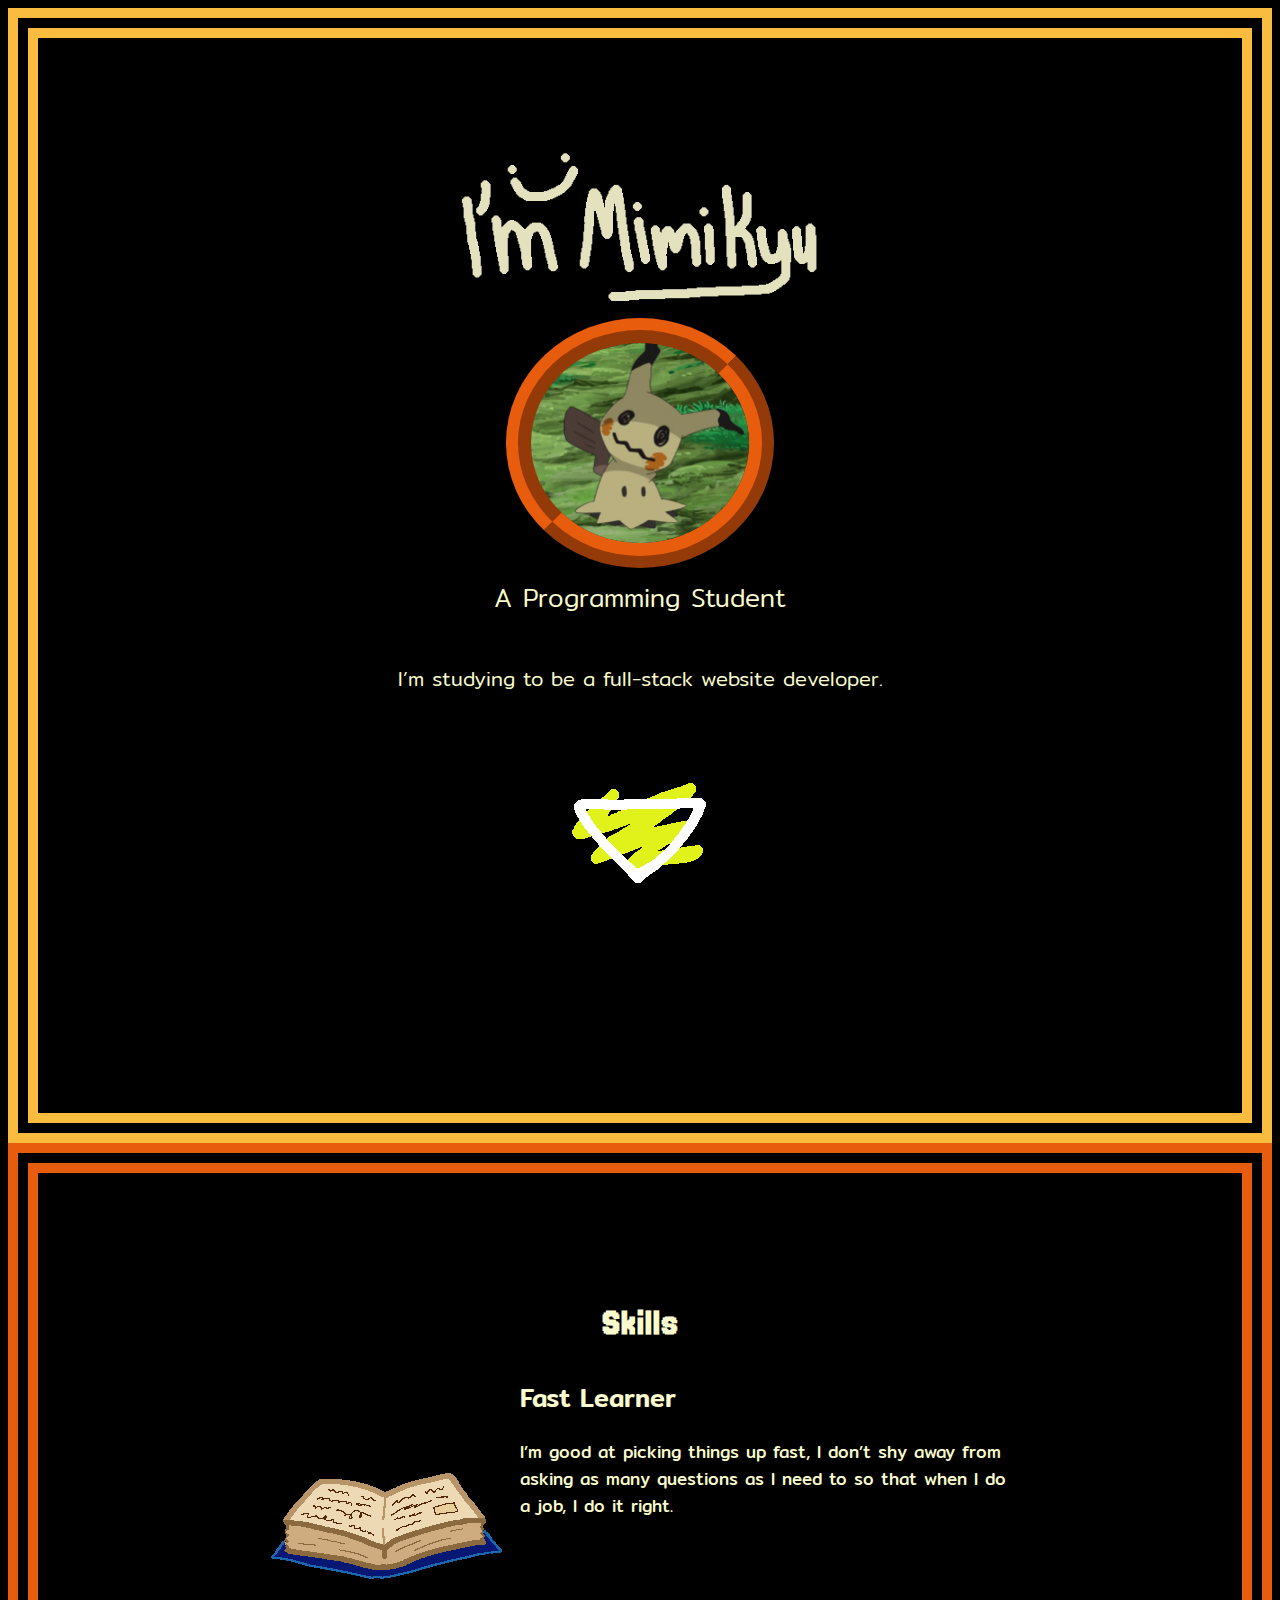
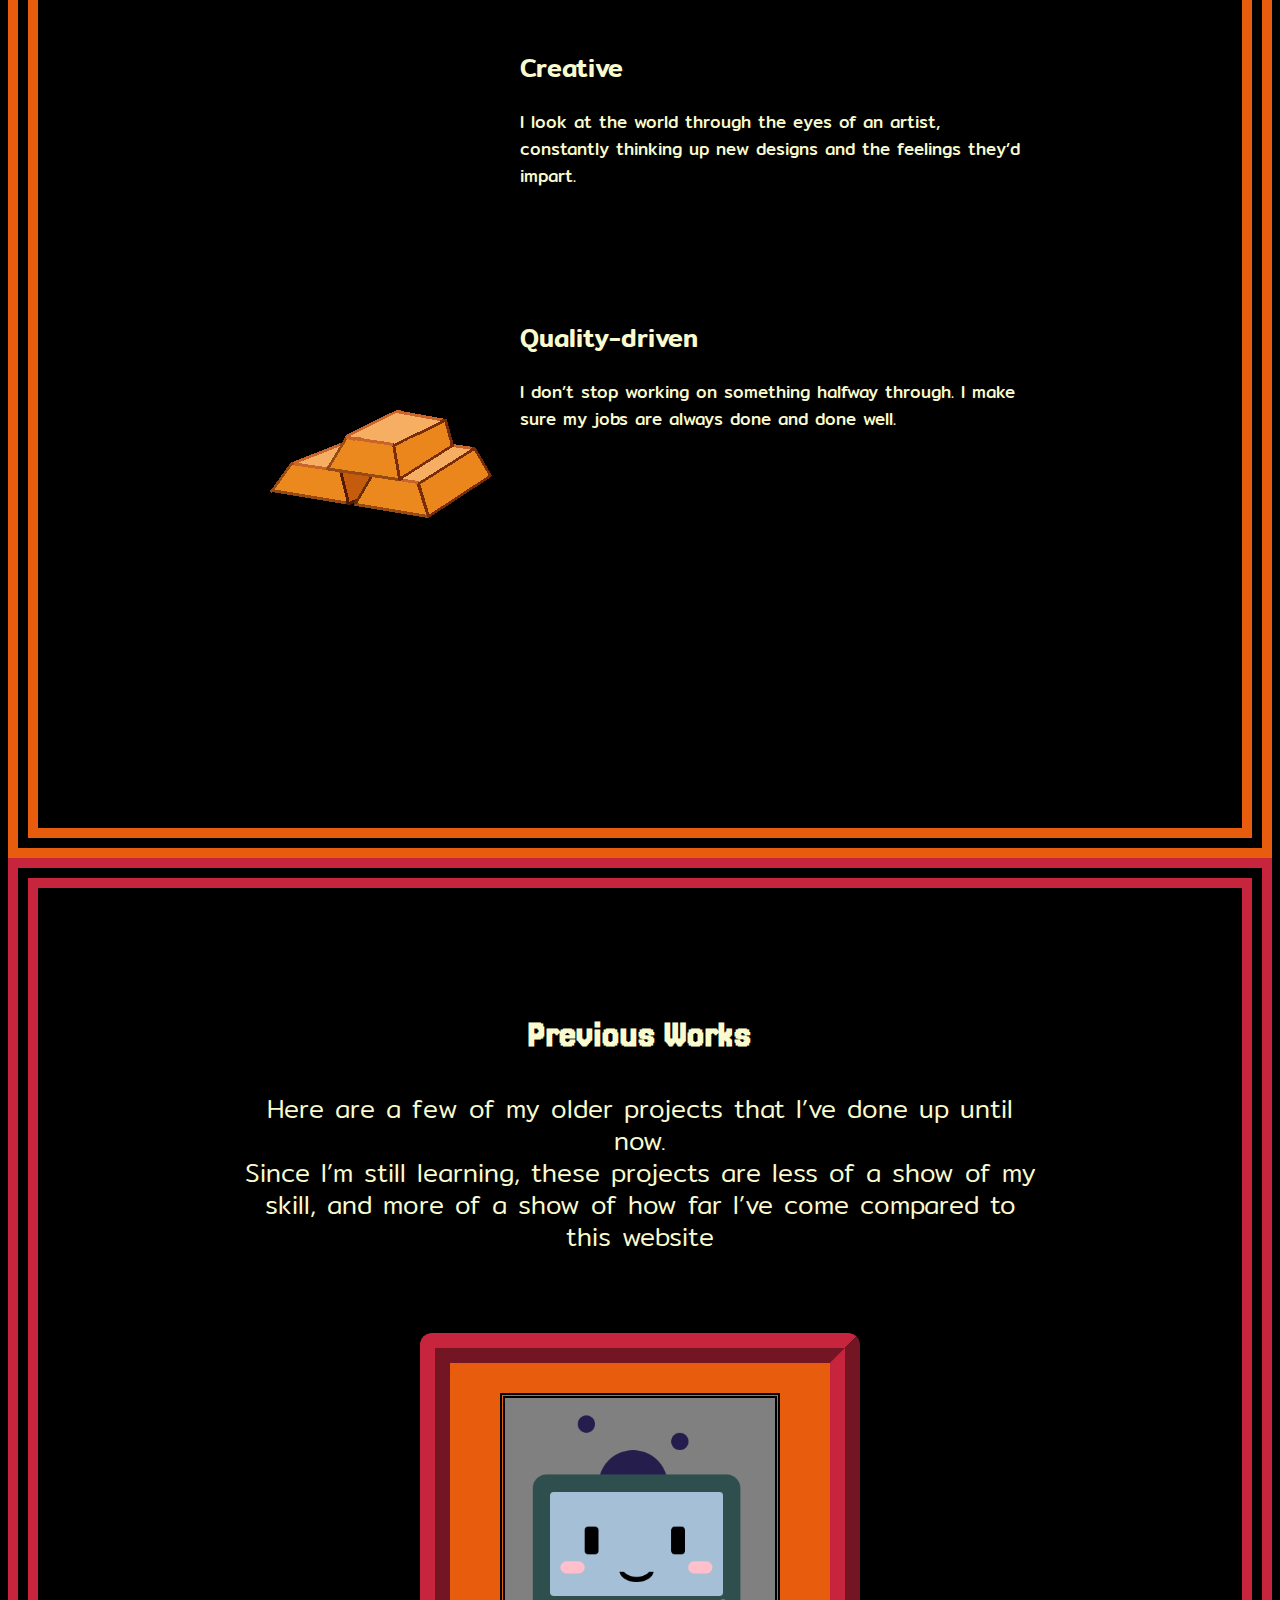
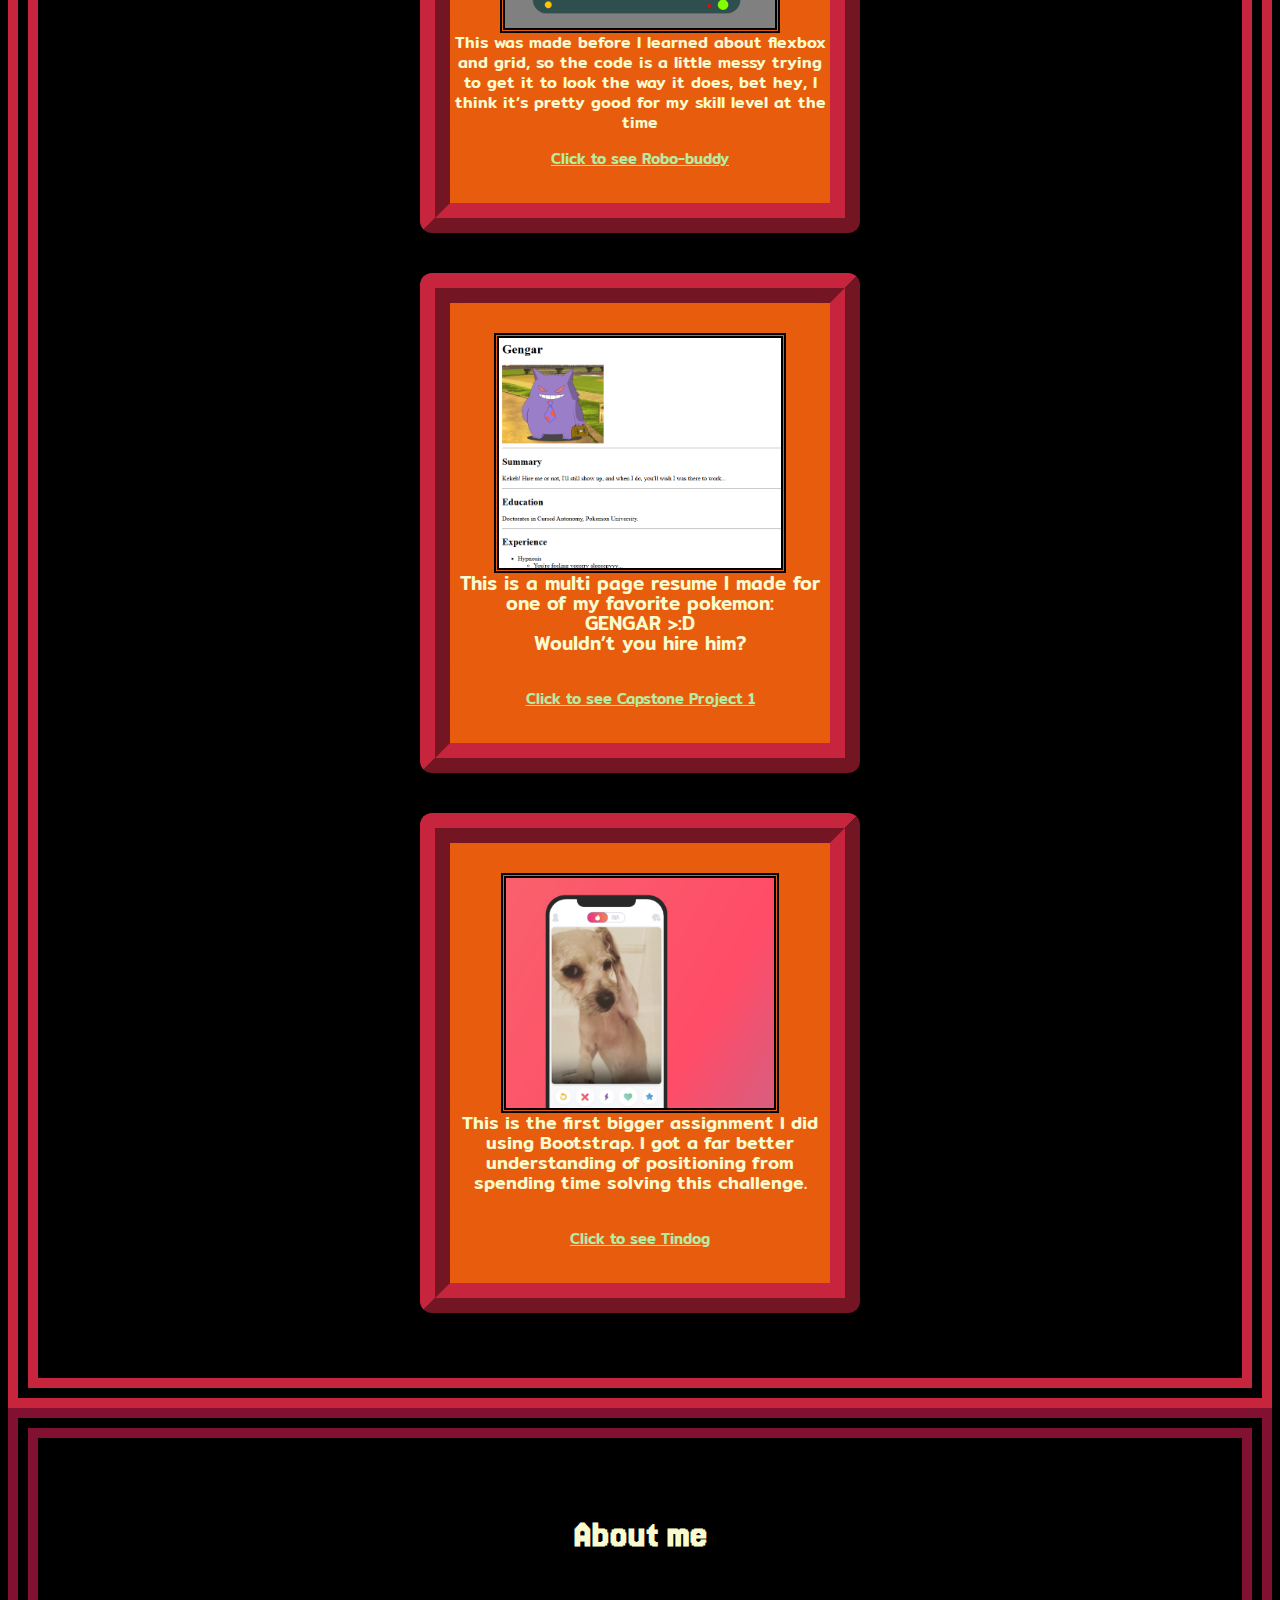
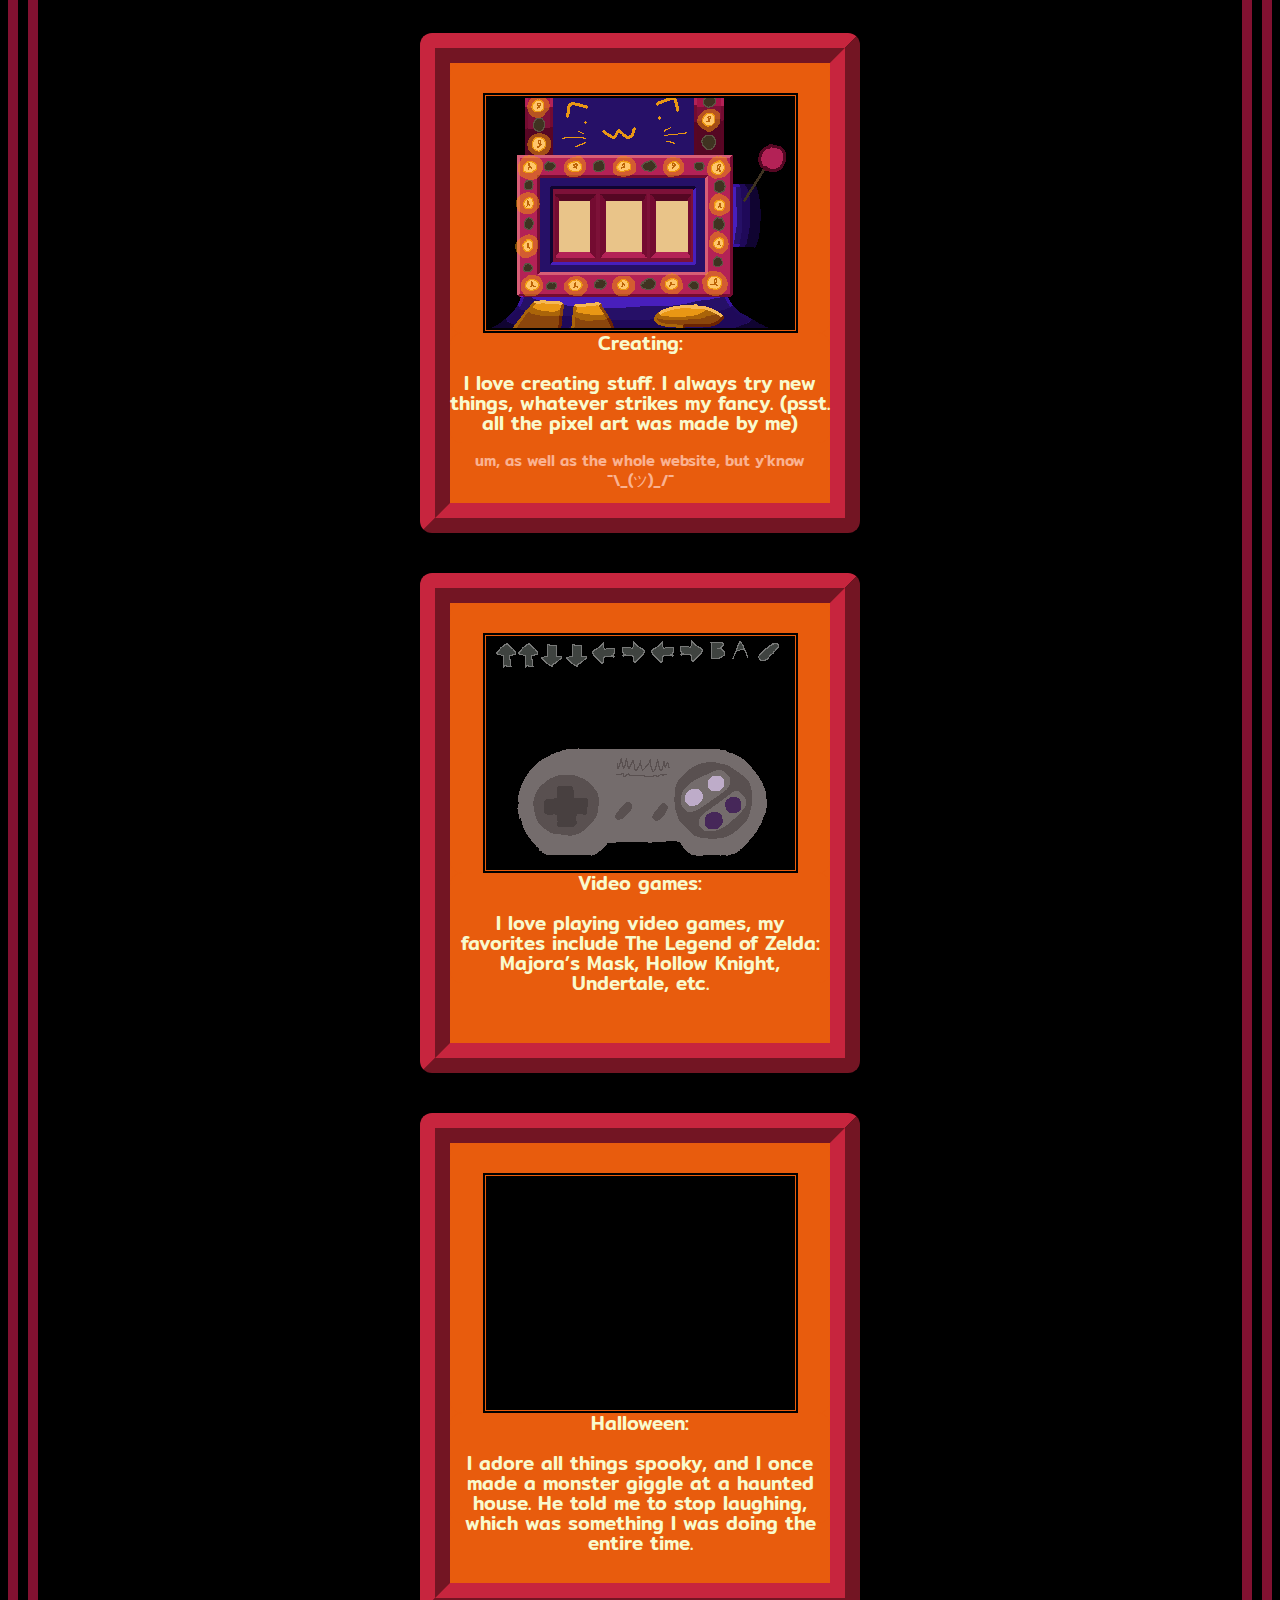
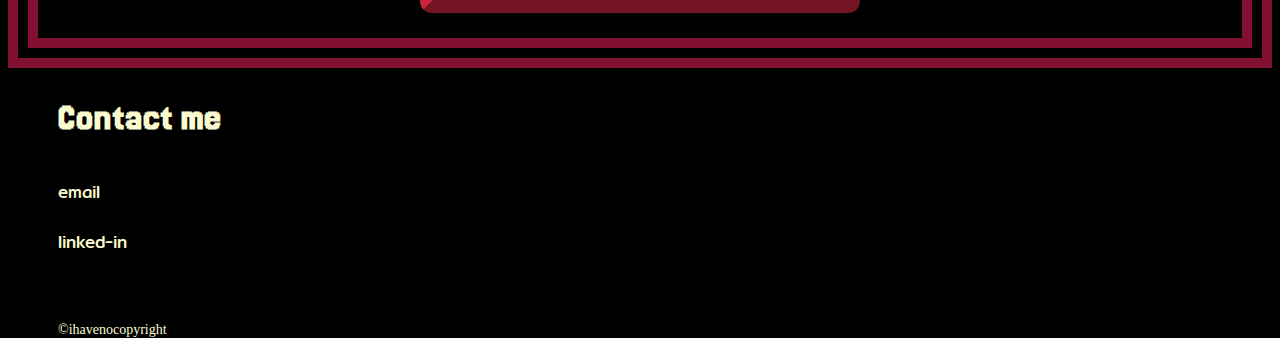
<file: index.html>
<!DOCTYPE html>
<html lang="en">
<head>
    <meta charset="UTF-8">
    <meta name="viewport" content="width=device-width, initial-scale=1, maximum-scale=1">
    <title>Capstone Project 2</title>
    <link rel="stylesheet" href="./style.css">
    <link rel="preconnect" href="https://fonts.googleapis.com">
    <link rel="preconnect" href="https://fonts.gstatic.com" crossorigin>
    <link href="https://fonts.googleapis.com/css2?family=Jersey+20&family=Libre+Baskerville:ital,wght@0,400;0,700;1,400&display=swap" rel="stylesheet">
    <link rel="preconnect" href="https://fonts.googleapis.com">
    <link rel="preconnect" href="https://fonts.gstatic.com" crossorigin>
    <link href="https://fonts.googleapis.com/css2?family=Jersey+20&family=Libre+Baskerville:ital,wght@0,400;0,700;1,400&family=Mitr:wght@200;300;400;500;600;700&display=swap" rel="stylesheet">
</head>

<body>

    <!--hero // brief intro-->
    <section id="hero-section">
        <div class="flex-container">
            <div class="grid-container-hero">
                <div class="grid-item" id="title" ><img src="./assets/gifs/title.gif" alt="I'm Mimikyu"></div>
                <div class="grid-item" id="mimikyu"><img src="./assets/images/mimikyu.png" alt="mimikyu"></div>
                <div class="grid-item mitr-light" style="font-size: 2.5rem;"><p>A Programming Student</p></div>
                <div class="grid-item mitr-light" style="font-size: 2rem;"><p>I’m studying to be a full-stack website developer.</p></div>
                <div class="grid-item" id="arrow"><img src="./assets/gifs/arrow.gif" alt="colorful arrow pointing down"></div>
            </div>
        </div>
    </section>

    <!--features // resume skills-->
    <section id="features-section">
        <div class="flex-container">
            <div class="grid-container-features">
                <div class="grid-item feature-title jersey-20-regular" style="font-size: 2.5rem;"><h2>Skills</h2></div>
                <div class="grid-item feature-img"><img src="./assets/gifs/skill1.gif" alt="gif of book and lightbulb"></div>
                <div class="grid-item feature-img-title mitr-medium" style="font-size: 2.5rem;"><p style="margin-top: 0px;">Fast Learner</p></div>
                <div class="grid-item feature-img-exp mitr-regular" style="font-size: 1.7rem;"><p>I’m good at picking things up fast, I don’t shy away from asking as many questions as I need to so that when I do a job, I do it right.</p></div>
                <div class="grid-item feature-img"><img src="./assets/gifs/skill2.gif" alt="paint brush painting a cut cat face"></div>
                <div class="grid-item feature-img-title mitr-medium" style="font-size: 2.5rem;"><p style="margin-top: 0px;">Creative</p></div>
                <div class="grid-item feature-img-exp mitr-regular" style="font-size: 1.7rem;"><p>I look at the world through the eyes of an artist, constantly thinking up new designs and the feelings they’d impart.</p></div>
                <div class="grid-item feature-img"><img src="./assets/gifs/skill3.gif" alt="cloth flying in and cleaning a spot off of gold bars"></div>
                <div class="grid-item feature-img-title mitr-medium" style="font-size: 2.5rem;"><p>Quality-driven</p></div>
                <div class="grid-item feature-img-exp mitr-regular" style="font-size: 1.7rem;"><p>I don’t stop working on something halfway through. I make sure my jobs are always done and  done well.</p></div>
            </div>
        </div>
    </section>

    <!-- Project Showcase-->
    <section id="project-showcase-section">
        <div class="flex-container" id="sc-container">
            <div class="grid-container-showcase">
                <div class="grid-item jersey-20-regular" style="font-size: 2.5rem;"><h2>Previous Works</h2></div>
                <div class="grid-item mitr-light" style="font-size: 2.5rem;"><p style="text-align:center;">Here are a few of my older projects that I’ve done up until now.<br />Since I’m still learning, these projects are less of a show of my skill, and more of a show of how far I’ve come compared to this website</p></div>
                <div class="grid-item flex-grid-item">
                    <div class="sc-flex-item" id="sc-item-1">
                        <div class="grid-item sc-flex-item-kid"><img src="./assets/images/rorbo-bud-ss.png" alt="screenshot of robo-buddy website"></div>
                        <div class="grid-item sc-flex-item-kid scfik-won mitr-medium" style="font-size: 1.6rem;"><p style="text-align: center;">This was made before I learned about flexbox and grid, so the code is a little messy trying to get it to look the way it does, bet hey, I think it’s pretty good for my skill level at the time</p></div>
                        <div class="grid-item sc-flex-item-kid mitr-light" style="font-size: 1.5rem;"><a href="./public/messing around/oct.html">Click to see Robo-buddy</a></div>
                    </div>
                    <div class="sc-flex-item" id="sc-item-2">
                        <div class="grid-item sc-flex-item-kid"><img src="./assets/images/gengar-ss.png" alt="screenshot of sapstone project 1 website"></div>
                        <div class="grid-item sc-flex-item-kid scfik-won mitr-medium" style="font-size: 1.9rem;"><p>This is a multi page resume I made for one of my favorite pokemon:<br />GENGAR >:D<br />Wouldn’t you hire him?</p></div>
                        <div class="grid-item sc-flex-item-kid mitr-light" style="font-size: 1.5rem;"><a href="./public/Capstone Project 1/index.html">Click to see Capstone Project 1</a></div>
                    </div>
                    <div class="sc-flex-item" id="sc-item-3">
                        <div class="grid-item sc-flex-item-kid"><img src="./assets/images/tindog-ss.png" alt="screenshot of tindog website"></div>
                        <div class="grid-item sc-flex-item-kid scfik-won mitr-medium" style="font-size: 1.8rem;"><p>This is the first bigger assignment I did using Bootstrap. I got a far better understanding of positioning from spending time solving this challenge.</p></div>
                        <div class="grid-item sc-flex-item-kid mitr-light" style="font-size: 1.5rem;"><a href="./public/11.3 TinDog Project/index.html">Click to see Tindog</a></div>
                    </div>
                </div>
            </div>
        </div>
    </section>

    <!--About me-->
    <section id="about-me-section">
        <div class="flex-container" id="about-me-container">
            <div class="grid-container-showcase">
                <div class="grid-item jersey-20-regular" style="font-size: 2.5rem;"><h2>About me</h2></div>
                <div class="grid-item flex-grid-item">
                    <div class="sc-flex-item" id="sc-item-4">
                        <div class="grid-item sc-flex-item-kid"><img src="./assets/gifs/about1.gif" alt="slot machine animation landing on creative icons, like paint brushes, music notes, and yarn"></div>
                        <div class="grid-item sc-flex-item-kid mitr-medium" style="font-size: 1.9rem;"><p>Creating:<br /><br />I love creating stuff. I always try new things, whatever strikes my fancy. (psst. all the pixel art was made by me)<br /><span id="ab-me-item-4">um, as well as the whole website, but y'know<br />¯\_(ツ)_/¯</span></p></div>
                    </div>
                    <div class="sc-flex-item" id="sc-item-5">
                        <div class="grid-item sc-flex-item-kid"><img src="./assets/gifs/about2.gif" alt="s n e s controller doing the konami code, then going super saiyan"></div>
                        <div class="grid-item sc-flex-item-kid mitr-medium" style="font-size: 1.9rem;"><p>Video games:<br /><br />I love playing video games, my<br />favorites include The Legend of Zelda: Majora’s Mask, Hollow Knight, Undertale, etc.</p></div>
                    </div>
                    <div class="sc-flex-item" id="sc-item-6">
                        <div class="grid-item sc-flex-item-kid"><img src="./assets/gifs/about3.gif" alt="scary gif"></div>
                        <div class="grid-item sc-flex-item-kid mitr-medium" style="font-size: 1.9rem;"><p>Halloween:<br /><br />I adore all things spooky, and I once made a monster giggle at a haunted house. He told me to stop laughing, which was something I was doing the entire time.</p></div>
                    </div>
                </div>
            </div>
        </div>
    </section>

    <!--Contact me-->
    <section id="contact-me-section">
        <div class="flex-container" id="flex-contact">
            <div class="grid-container-contact">
                <div class="grid-item contact-info jersey-20-regular" style="font-size: 2.5rem;"><h2>Contact me</h2></div>
                <div class="grid-item contact-info mitr-regular" style="font-size: 1.7rem;"><p>email</p></div>
                <div class="grid-item contact-info mitr-regular" style="font-size: 1.7rem;"><p>linked-in</p></div>
                <div class="grid-item contact-info" style="font-size: 1.4rem;"><footer>©ihavenocopyright</footer></div>
            </div>
        </div>
    </section>



</body>
</html>
</file>
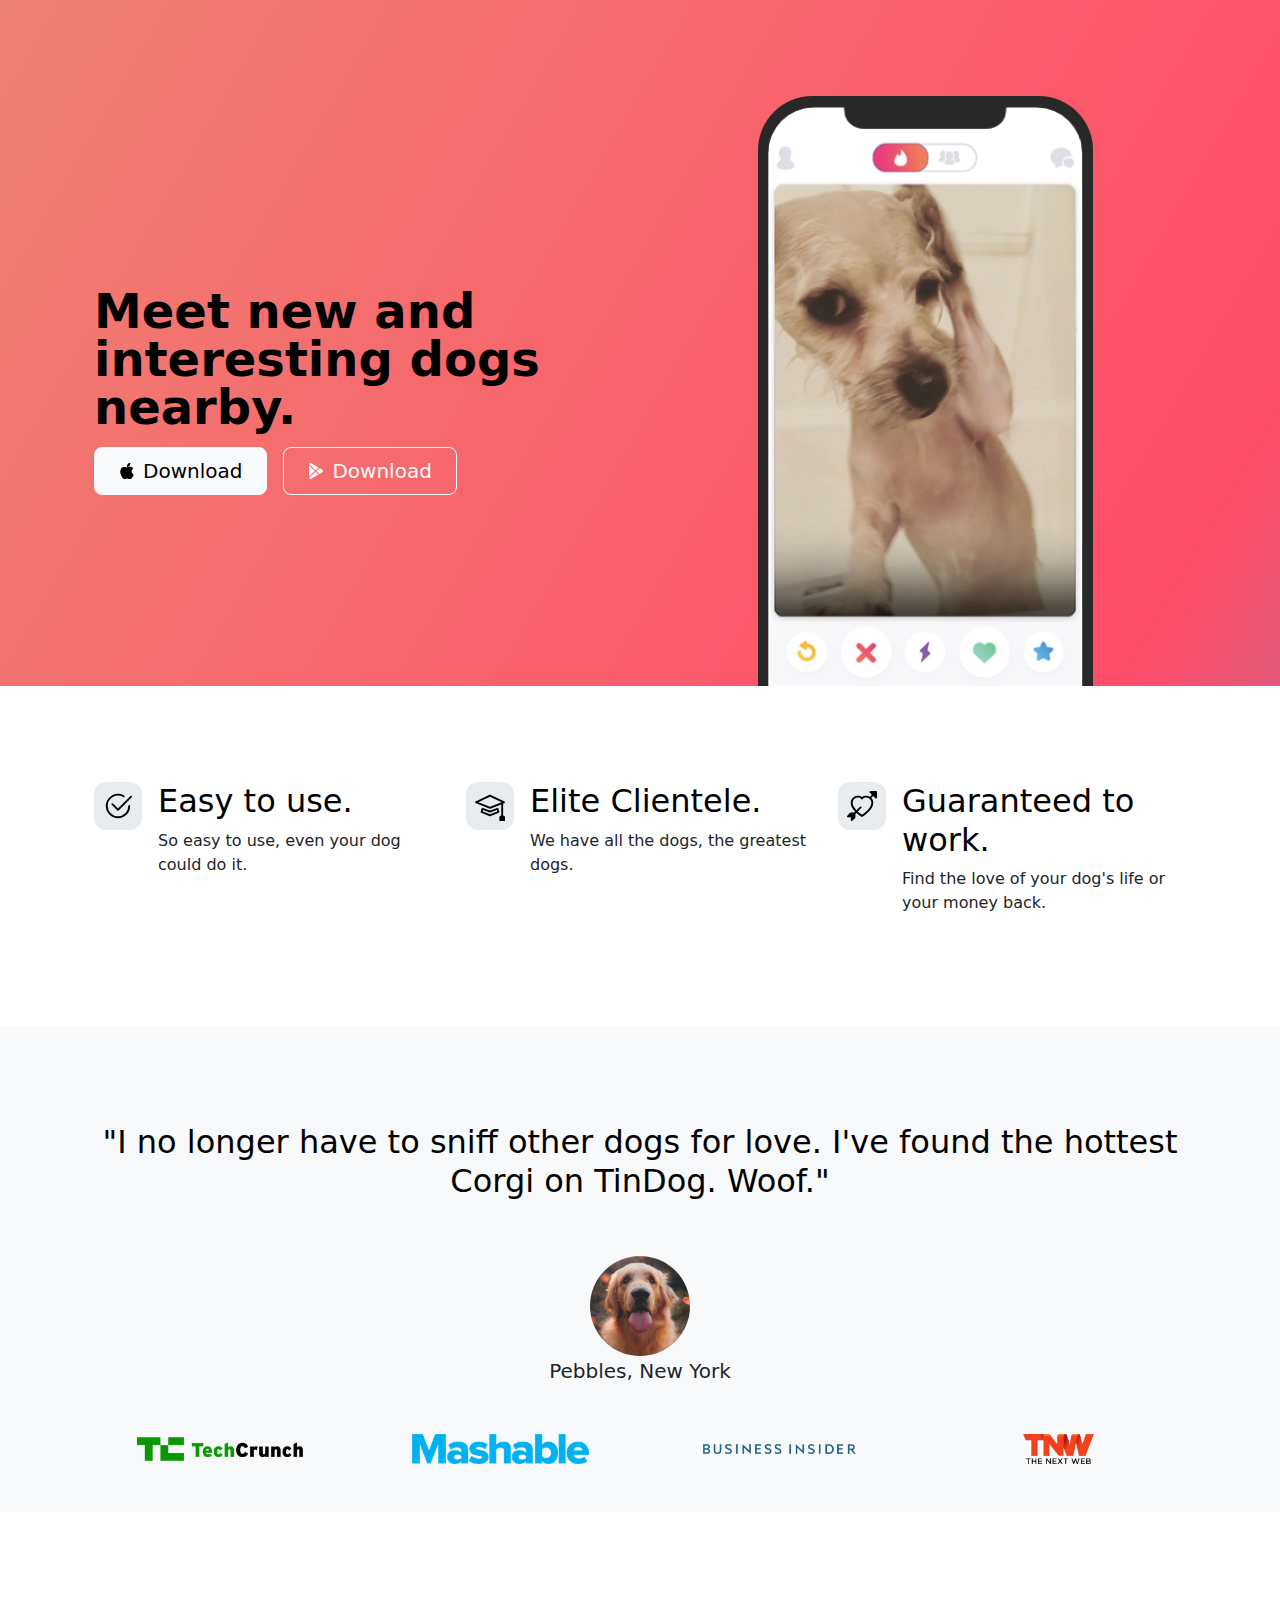
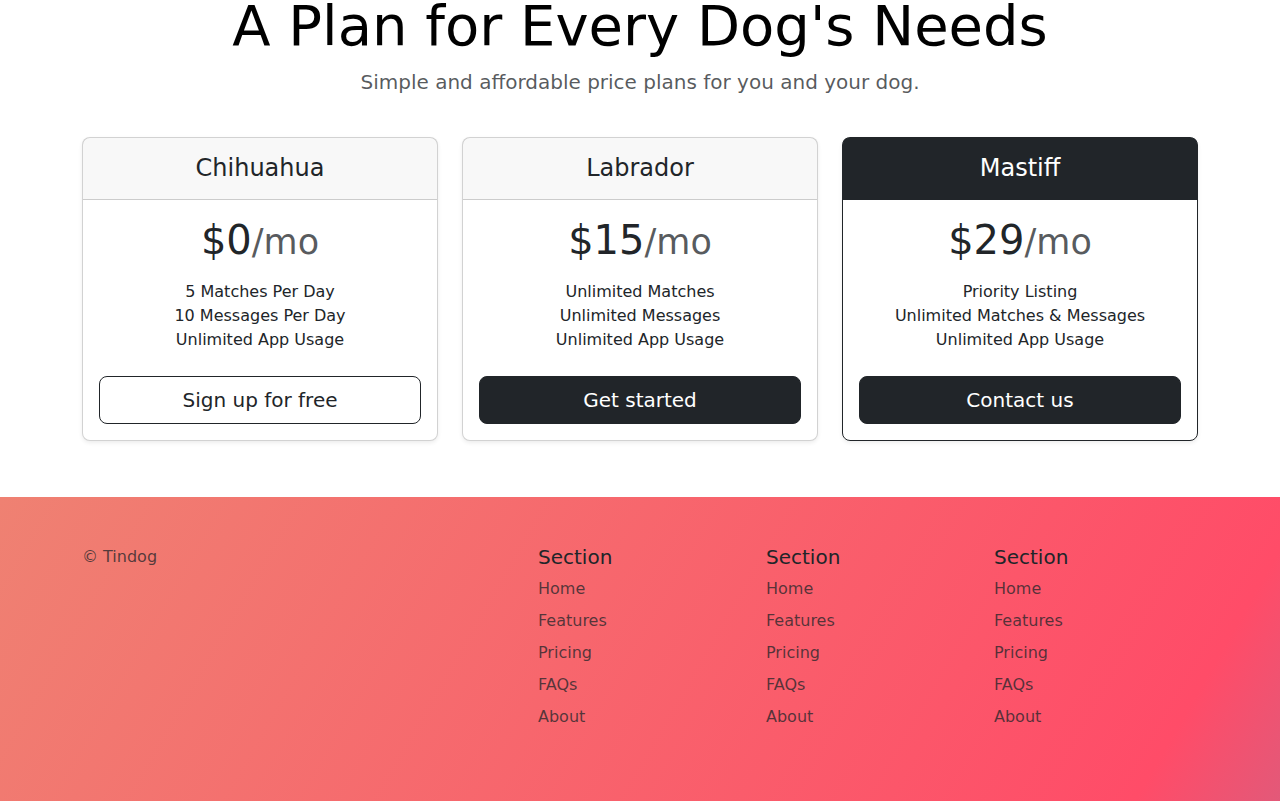
<file: public/11.3 TinDog Project/index.html>
<!DOCTYPE html>
<html lang="en">

<head>
  <meta charset="UTF-8">
  <meta name="viewport" content="width=device-width, initial-scale=1.0">
  <title>TinDog</title>
  <link href="https://cdn.jsdelivr.net/npm/bootstrap@5.3.3/dist/css/bootstrap.min.css" rel="stylesheet" integrity="sha384-QWTKZyjpPEjISv5WaRU9OFeRpok6YctnYmDr5pNlyT2bRjXh0JMhjY6hW+ALEwIH" crossorigin="anonymous">
  <link rel="stylesheet" href="./css/style.css">

</head>

<body>

  <!-- Title --> <!--DONE-->
  <section id="title" class="gradient-background">

    <div class="container col-xxl-8 px-4 pt-5 pb-0 ">
      <div class="row flex-lg-row-reverse align-items-center g-5 pb-0 pt-5">
        <div class="col-10 col-sm-8 col-lg-6">
          <img src="./images/iphone.png" class="d-block mx-lg-auto img-fluid" alt="Bootstrap Themes" width="335" height="500" loading="lazy">
        </div>
        <div class="col-lg-6">
          <h1 class="display-5 fw-bold text-body-emphasis lh-1 mb-3">Meet new and interesting dogs nearby.</h1>
          <div class="d-grid gap-2 d-md-flex justify-content-md-start">
            <button type="button" class="btn btn-light btn-lg px-4 me-md-2"><svg xmlns="http://www.w3.org/2000/svg" width="16" height="16" fill="currentColor" class="bi bi-apple mb-1 me-2" viewBox="0 0 16 16"><path d="M11.182.008C11.148-.03 9.923.023 8.857 1.18c-1.066 1.156-.902 2.482-.878 2.516.024.034 1.52.087 2.475-1.258.955-1.345.762-2.391.728-2.43Zm3.314 11.733c-.048-.096-2.325-1.234-2.113-3.422.212-2.189 1.675-2.789 1.698-2.854.023-.065-.597-.79-1.254-1.157a3.692 3.692 0 0 0-1.563-.434c-.108-.003-.483-.095-1.254.116-.508.139-1.653.589-1.968.607-.316.018-1.256-.522-2.267-.665-.647-.125-1.333.131-1.824.328-.49.196-1.422.754-2.074 2.237-.652 1.482-.311 3.83-.067 4.56.244.729.625 1.924 1.273 2.796.576.984 1.34 1.667 1.659 1.899.319.232 1.219.386 1.843.067.502-.308 1.408-.485 1.766-.472.357.013 1.061.154 1.782.539.571.197 1.111.115 1.652-.105.541-.221 1.324-1.059 2.238-2.758.347-.79.505-1.217.473-1.282Z" /><path d="M11.182.008C11.148-.03 9.923.023 8.857 1.18c-1.066 1.156-.902 2.482-.878 2.516.024.034 1.52.087 2.475-1.258.955-1.345.762-2.391.728-2.43Zm3.314 11.733c-.048-.096-2.325-1.234-2.113-3.422.212-2.189 1.675-2.789 1.698-2.854.023-.065-.597-.79-1.254-1.157a3.692 3.692 0 0 0-1.563-.434c-.108-.003-.483-.095-1.254.116-.508.139-1.653.589-1.968.607-.316.018-1.256-.522-2.267-.665-.647-.125-1.333.131-1.824.328-.49.196-1.422.754-2.074 2.237-.652 1.482-.311 3.83-.067 4.56.244.729.625 1.924 1.273 2.796.576.984 1.34 1.667 1.659 1.899.319.232 1.219.386 1.843.067.502-.308 1.408-.485 1.766-.472.357.013 1.061.154 1.782.539.571.197 1.111.115 1.652-.105.541-.221 1.324-1.059 2.238-2.758.347-.79.505-1.217.473-1.282Z" /></svg>Download</button>
            <button type="button" class="btn btn-outline-light btn-lg px-4"><svg xmlns="http://www.w3.org/2000/svg" width="16" height="16" fill="currentColor" class="bi bi-google-play mb-1 me-2" viewBox="0 0 16 16"><path d="M14.222 9.374c1.037-.61 1.037-2.137 0-2.748L11.528 5.04 8.32 8l3.207 2.96 2.694-1.586Zm-3.595 2.116L7.583 8.68 1.03 14.73c.201 1.029 1.36 1.61 2.303 1.055l7.294-4.295ZM1 13.396V2.603L6.846 8 1 13.396ZM1.03 1.27l6.553 6.05 3.044-2.81L3.333.215C2.39-.341 1.231.24 1.03 1.27Z" /></svg>Download</button>
          </div>
        </div>
      </div>
    </div>

  </section>

  <!-- Features --> <!--DONE-->
  <section id="features">

    <div class="container px-4 py-5" id="hanging-icons">
      <div class="row g-4 pt-5 row-cols-1 row-cols-lg-3">
        <div class="col d-flex align-items-start">
          <div class="icon-square text-body-emphasis bg-body-secondary d-inline-flex align-items-center justify-content-center fs-4 flex-shrink-0 me-3">
            <svg xmlns="http://www.w3.org/2000/svg" height="30" fill="currentColor" class="bi bi-check2-circle" viewBox="0 0 16 16"><path d="M2.5 8a5.5 5.5 0 0 1 8.25-4.764.5.5 0 0 0 .5-.866A6.5 6.5 0 1 0 14.5 8a.5.5 0 0 0-1 0 5.5 5.5 0 1 1-11 0z" /><path d="M15.354 3.354a.5.5 0 0 0-.708-.708L8 9.293 5.354 6.646a.5.5 0 1 0-.708.708l3 3a.5.5 0 0 0 .708 0l7-7z" /></svg>
          </div>
          <div>
            <h3 class="fs-2 text-body-emphasis">Easy to use.</h3>
            <p>So easy to use, even your dog could do it.</p>
          </div>
        </div>
        <div class="col d-flex align-items-start">
          <div class="icon-square text-body-emphasis bg-body-secondary d-inline-flex align-items-center justify-content-center fs-4 flex-shrink-0 me-3">
            <svg xmlns="http://www.w3.org/2000/svg" height="30" fill="currentColor" class="bi bi-mortarboard" viewBox="0 0 16 16"><path d="M8.211 2.047a.5.5 0 0 0-.422 0l-7.5 3.5a.5.5 0 0 0 .025.917l7.5 3a.5.5 0 0 0 .372 0L14 7.14V13a1 1 0 0 0-1 1v2h3v-2a1 1 0 0 0-1-1V6.739l.686-.275a.5.5 0 0 0 .025-.917l-7.5-3.5ZM8 8.46 1.758 5.965 8 3.052l6.242 2.913L8 8.46Z"/><path d="M4.176 9.032a.5.5 0 0 0-.656.327l-.5 1.7a.5.5 0 0 0 .294.605l4.5 1.8a.5.5 0 0 0 .372 0l4.5-1.8a.5.5 0 0 0 .294-.605l-.5-1.7a.5.5 0 0 0-.656-.327L8 10.466 4.176 9.032Zm-.068 1.873.22-.748 3.496 1.311a.5.5 0 0 0 .352 0l3.496-1.311.22.748L8 12.46l-3.892-1.556Z"/></svg>
          </div>
          <div>
            <h3 class="fs-2 text-body-emphasis">Elite Clientele.</h3>
            <p>We have all the dogs, the greatest dogs.</p>
          </div>
        </div>
        <div class="col d-flex align-items-start">
          <div class="icon-square text-body-emphasis bg-body-secondary d-inline-flex align-items-center justify-content-center fs-4 flex-shrink-0 me-3">
            <svg xmlns="http://www.w3.org/2000/svg" height="30" fill="currentColor" class="bi bi-arrow-through-heart" viewBox="0 0 16 16"><path fill-rule="evenodd" d="M2.854 15.854A.5.5 0 0 1 2 15.5V14H.5a.5.5 0 0 1-.354-.854l1.5-1.5A.5.5 0 0 1 2 11.5h1.793l.53-.53c-.771-.802-1.328-1.58-1.704-2.32-.798-1.575-.775-2.996-.213-4.092C3.426 2.565 6.18 1.809 8 3.233c1.25-.98 2.944-.928 4.212-.152L13.292 2 12.147.854A.5.5 0 0 1 12.5 0h3a.5.5 0 0 1 .5.5v3a.5.5 0 0 1-.854.354L14 2.707l-1.006 1.006c.236.248.44.531.6.845.562 1.096.585 2.517-.213 4.092-.793 1.563-2.395 3.288-5.105 5.08L8 13.912l-.276-.182a21.86 21.86 0 0 1-2.685-2.062l-.539.54V14a.5.5 0 0 1-.146.354l-1.5 1.5Zm2.893-4.894A20.419 20.419 0 0 0 8 12.71c2.456-1.666 3.827-3.207 4.489-4.512.679-1.34.607-2.42.215-3.185-.817-1.595-3.087-2.054-4.346-.761L8 4.62l-.358-.368c-1.259-1.293-3.53-.834-4.346.761-.392.766-.464 1.845.215 3.185.323.636.815 1.33 1.519 2.065l1.866-1.867a.5.5 0 1 1 .708.708L5.747 10.96Z" /></svg>
          </div>
          <div>
            <h3 class="fs-2 text-body-emphasis">Guaranteed to work.</h3>
            <p>Find the love of your dog's life or your money back.</p>
          </div>
        </div>
      </div>
    </div>

  </section>

  <!-- Testimonial --> <!--DONE-->
  <section id="testimonial">

    <div class="my-5">
      <div class="p-5 text-center bg-body-tertiary">
        <div class="container pt-5">
          <h1 class="text-body-emphasis fs-2">"I no longer have to sniff other dogs for love. I've found the hottest Corgi on TinDog. Woof."</h1>
          <img src="./images/dog-img.jpg" alt="dog" style="border-radius:50%" height="100" class="mt-5">
          <p class="col-lg-8 mx-auto lead">
            Pebbles, New York
          </p>
          <div class="container mt-5">
            <div class="row">
              <div class="col-lg-3 col-sm-12"><img src="./images/techcrunch.png" alt="techcrunch" height="30"></div>
              <div class="col-lg-3 col-sm-12"><img src="./images/mashable.png" alt="mashable" height="30"></div>
              <div class="col-lg-3 col-sm-12"><img src="./images/bizinsider.png" alt="business insider" height="30"></div>
              <div class="col-lg-3 col-sm-12"><img src="./images/tnw.png" alt="tnw" height="30"></div>
            </div>
          </div>
        </div>
      </div>
    </div>

  </section>

  <!-- Pricing --> <!--DONE-->
  <section id="pricing">

    <div class="container py-3">
      <header>
        <div class="pricing-header p-3 pb-md-4 mx-auto text-center">
          <h1 class="display-4 fw-normal text-body-emphasis">A Plan for Every Dog's Needs</h1>
          <p class="fs-5 text-body-secondary">Simple and affordable price plans for you and your dog.</p>
        </div>
      </header>
    
      <main>
        <div class="row row-cols-1 row-cols-md-3 mb-3 text-center">
          <div class="col">
            <div class="card mb-4 rounded-3 shadow-sm">
              <div class="card-header py-3">
                <h4 class="my-0 fw-normal">Chihuahua</h4>
              </div>
              <div class="card-body">
                <h1 class="card-title pricing-card-title">$0<small class="text-body-secondary fw-light">/mo</small></h1>
                <ul class="list-unstyled mt-3 mb-4">
                  <li>5 Matches Per Day</li>
                  <li>10 Messages Per Day</li>
                  <li>Unlimited App Usage</li>
                </ul>
                <button type="button" class="w-100 btn btn-lg btn-outline-dark">Sign up for free</button>
              </div>
            </div>
          </div>
          <div class="col">
            <div class="card mb-4 rounded-3 shadow-sm">
              <div class="card-header py-3">
                <h4 class="my-0 fw-normal">Labrador</h4>
              </div>
              <div class="card-body">
                <h1 class="card-title pricing-card-title">$15<small class="text-body-secondary fw-light">/mo</small></h1>
                <ul class="list-unstyled mt-3 mb-4">
                  <li>Unlimited Matches</li>
                  <li>Unlimited Messages</li>
                  <li>Unlimited App Usage</li>
                </ul>
                <button type="button" class="w-100 btn btn-lg btn-dark">Get started</button>
              </div>
            </div>
          </div>
          <div class="col">
            <div class="card mb-4 rounded-3 shadow-sm border-dark">
              <div class="card-header py-3 text-bg-dark border-dark">
                <h4 class="my-0 fw-normal">Mastiff</h4>
              </div>
              <div class="card-body">
                <h1 class="card-title pricing-card-title">$29<small class="text-body-secondary fw-light">/mo</small></h1>
                <ul class="list-unstyled mt-3 mb-4">
                  <li>Priority Listing</li>
                  <li>Unlimited Matches & Messages</li>
                  <li>Unlimited App Usage</li>
                </ul>
                <button type="button" class="w-100 btn btn-lg btn-dark">Contact us</button>
              </div>
            </div>
          </div>
        </div>
    
      </main>
    
      
    </div>

  </section>

  <!-- Footer --> <!--DONE-->
  <section id="footer" class="gradient-background mb-0 pd-0">

    <div class="container">
      <footer class="row row-cols-1 row-cols-sm-2 row-cols-md-5 py-5 mb-0">
        <div class="col mb-3">
          <p class="text-body-secondary">© Tindog</p>
        </div>
    
        <div class="col mb-3">
    
        </div>
    
        <div class="col mb-3">
          <h5>Section</h5>
          <ul class="nav flex-column">
            <li class="nav-item mb-2"><a href="#" class="nav-link p-0 text-body-secondary">Home</a></li>
            <li class="nav-item mb-2"><a href="#" class="nav-link p-0 text-body-secondary">Features</a></li>
            <li class="nav-item mb-2"><a href="#" class="nav-link p-0 text-body-secondary">Pricing</a></li>
            <li class="nav-item mb-2"><a href="#" class="nav-link p-0 text-body-secondary">FAQs</a></li>
            <li class="nav-item mb-2"><a href="#" class="nav-link p-0 text-body-secondary">About</a></li>
          </ul>
        </div>
    
        <div class="col mb-3">
          <h5>Section</h5>
          <ul class="nav flex-column">
            <li class="nav-item mb-2"><a href="#" class="nav-link p-0 text-body-secondary">Home</a></li>
            <li class="nav-item mb-2"><a href="#" class="nav-link p-0 text-body-secondary">Features</a></li>
            <li class="nav-item mb-2"><a href="#" class="nav-link p-0 text-body-secondary">Pricing</a></li>
            <li class="nav-item mb-2"><a href="#" class="nav-link p-0 text-body-secondary">FAQs</a></li>
            <li class="nav-item mb-2"><a href="#" class="nav-link p-0 text-body-secondary">About</a></li>
          </ul>
        </div>
    
        <div class="col mb-3">
          <h5>Section</h5>
          <ul class="nav flex-column">
            <li class="nav-item mb-2"><a href="#" class="nav-link p-0 text-body-secondary">Home</a></li>
            <li class="nav-item mb-2"><a href="#" class="nav-link p-0 text-body-secondary">Features</a></li>
            <li class="nav-item mb-2"><a href="#" class="nav-link p-0 text-body-secondary">Pricing</a></li>
            <li class="nav-item mb-2"><a href="#" class="nav-link p-0 text-body-secondary">FAQs</a></li>
            <li class="nav-item mb-2"><a href="#" class="nav-link p-0 text-body-secondary">About</a></li>
          </ul>
        </div>
      </footer>
    </div>

  </section>


  <script src="https://cdn.jsdelivr.net/npm/bootstrap@5.3.3/dist/js/bootstrap.bundle.min.js" integrity="sha384-YvpcrYf0tY3lHB60NNkmXc5s9fDVZLESaAA55NDzOxhy9GkcIdslK1eN7N6jIeHz" crossorigin="anonymous"></script>
</body>

</html>
</file>
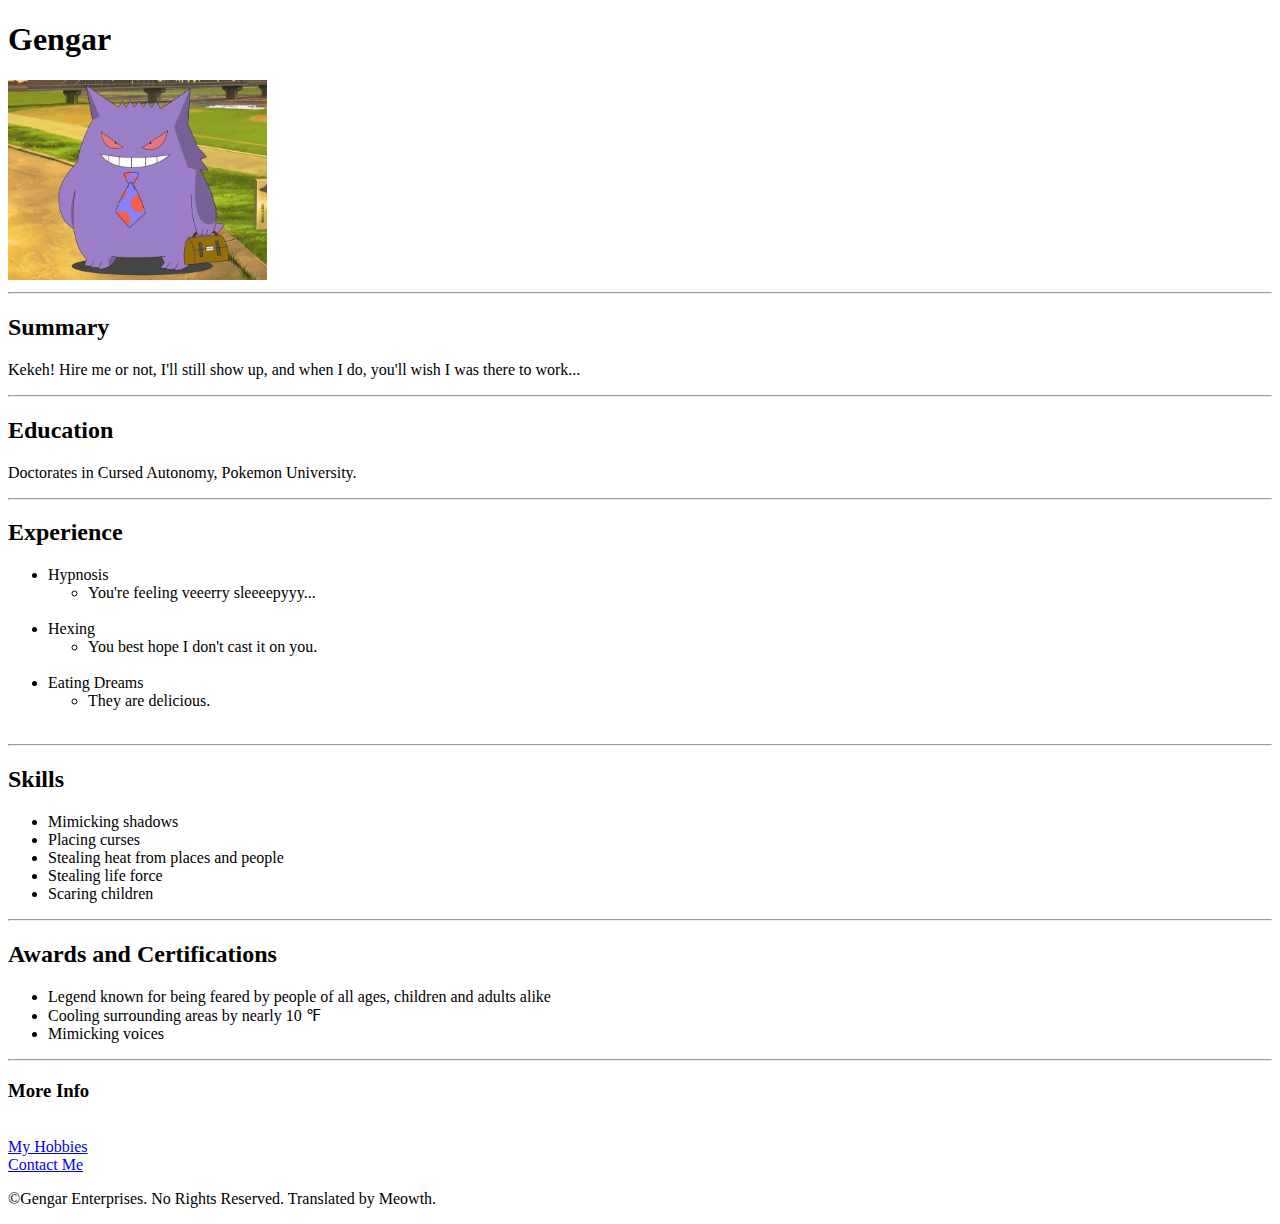
<file: public/Capstone Project 1/index.html>
<!DOCTYPE html>
<html lang="en">
<head>
    <meta charset="UTF-8">
    <meta name="viewport" content="width=device-width, initial-scale=1.0">
    <title>My Resume Assignment</title>
</head>

<body>
    <h1>Gengar</h1>
    <a href="https://bulbapedia.bulbagarden.net/wiki/Gengar_(Pok%C3%A9mon)"><img src="./Assets/Images/gengar.jpg" height ="200" alt="placeholder image" /></a>
    <hr />
<!---->
    <h2>Summary</h2>

    <p>Kekeh! Hire me or not, I'll still show up, and when I do, you'll wish I was there to work...</p>
    <hr />
<!---->
    <h2>Education</h2>
    <p>Doctorates in Cursed Autonomy, Pokemon University.</p>
    <hr />
<!---->
    <h2>Experience</h2>
    <ul>
        <li>Hypnosis
            <ul>
                <li>You're feeling veeerry sleeeepyyy...</li>
            </ul><br />
        </li>

        <li>Hexing
            <ul>
                <li>You best hope I don't cast it on you.</li>
            </ul><br />
        </li>

        <li>Eating Dreams
            <ul>
                <li>They are delicious.</li>
            </ul><br />
        </li>
    </ul>
    <hr />
<!---->
    <h2>Skills</h2>
    <ul>
        <li>Mimicking shadows</li>
        <li>Placing curses</li>
        <li>Stealing heat from places and people</li>
        <li>Stealing life force</li>
        <li>Scaring children</li>
    </ul>
    <hr />
<!---->
    <h2>Awards and Certifications</h2>
    <ul>
        <li>Legend known for being feared by people of all ages, children and adults alike</li>
        <li>Cooling surrounding areas by nearly 10 ℉</li>
        <li>Mimicking voices</li>
    </ul>
    <hr />
<!---->
    <h3>More Info</h3>
    <br />
    <a href="./Public/hobby.html">My Hobbies</a>
    <br />
    <a href="./Public/contact.html">Contact Me</a>

    <br />
    <footer>
        <p>©Gengar Enterprises. No Rights Reserved. Translated by Meowth.</p>
    </footer>
    

</body>
</html>
</file>
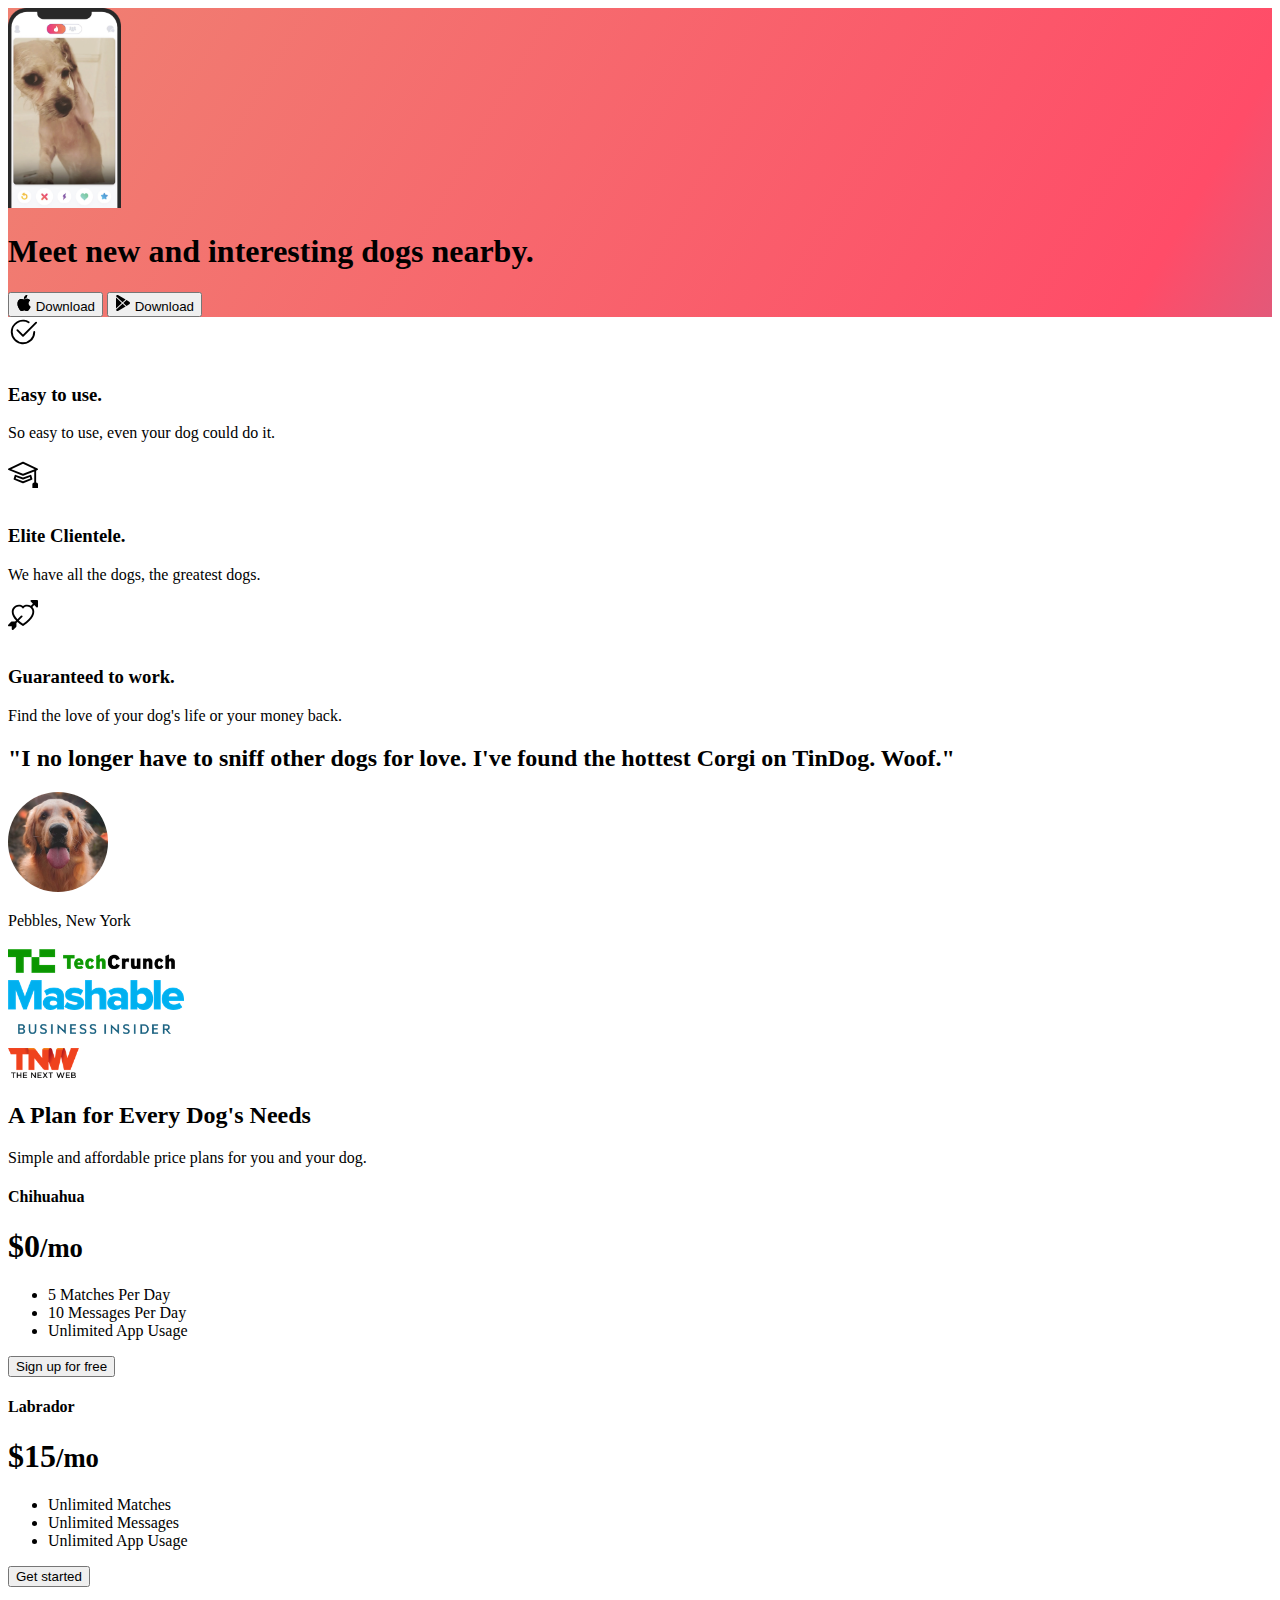
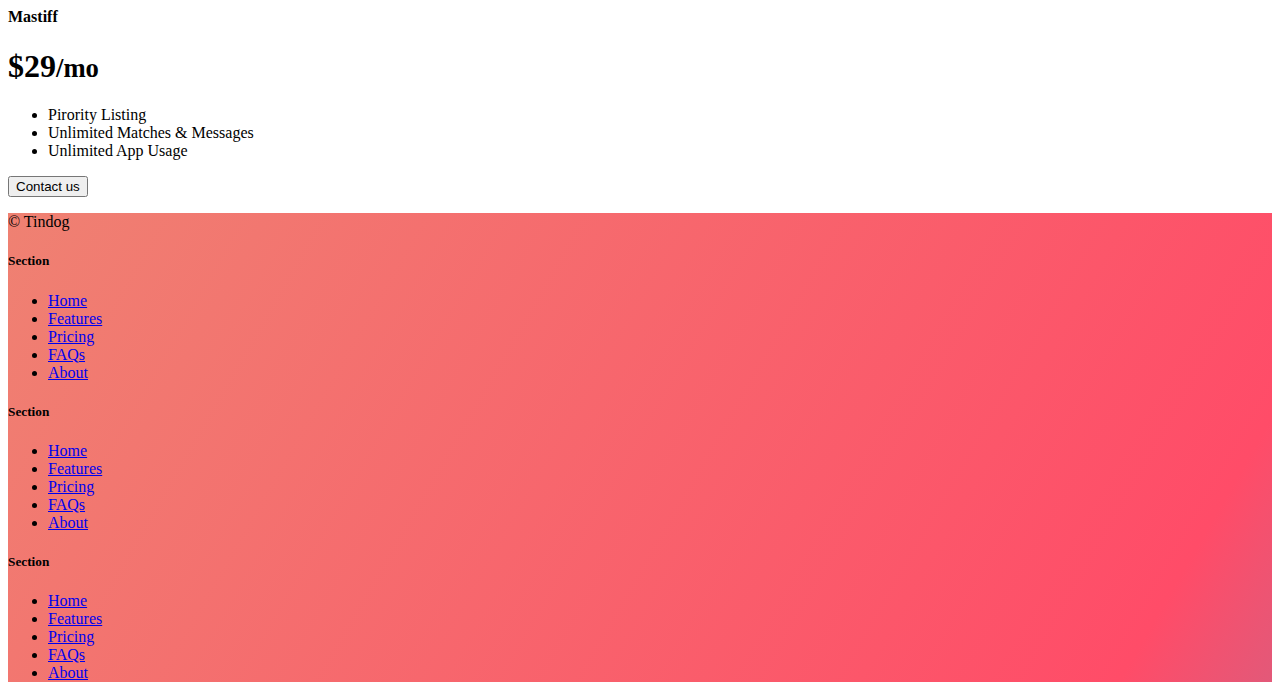
<file: public/11.3 TinDog Project/solution.html>
<!DOCTYPE html>
<html lang="en">

<head>
  <meta charset="UTF-8">
  <meta name="viewport" content="width=device-width, initial-scale=1.0">
  <title>TinDog</title>
  <link href="https://cdn.jsdelivr.net/npm/bootstrap@5.3.0-alpha3/dist/css/bootstrap.min.css" rel="stylesheet"
    integrity="sha384-KK94CHFLLe+nY2dmCWGMq91rCGa5gtU4mk92HdvYe+M/SXH301p5ILy+dN9+nJOZ" crossorigin="anonymous">
  <link rel="stylesheet" href="./css/solution.css">
</head>

<body>


  <!-- Title -->
  <section id="title" class="gradient-background">

    <div class="container col-xxl-8 px-4 pt-5">
      <div class="row flex-lg-row-reverse align-items-center g-5 pt-5">
        <div class="col-10 col-sm-8 col-lg-6">
          <img src="./images/iphone.png" class="d-block mx-lg-auto img-fluid" alt="Bootstrap Themes" height="200"
            loading="lazy">
        </div>
        <div class="col-lg-6">
          <h1 class="display-5 fw-bold text-body-emphasis lh-1 mb-3">Meet new and interesting dogs nearby.</h1>

          <div class="d-grid gap-2 d-md-flex justify-content-md-start">
            <button type="button" class="btn btn-light btn-lg px-4 me-md-2"><svg xmlns="http://www.w3.org/2000/svg"
                width="16" height="16" fill="currentColor" class="bi bi-apple mb-1" viewBox="0 0 16 16">
                <path
                  d="M11.182.008C11.148-.03 9.923.023 8.857 1.18c-1.066 1.156-.902 2.482-.878 2.516.024.034 1.52.087 2.475-1.258.955-1.345.762-2.391.728-2.43Zm3.314 11.733c-.048-.096-2.325-1.234-2.113-3.422.212-2.189 1.675-2.789 1.698-2.854.023-.065-.597-.79-1.254-1.157a3.692 3.692 0 0 0-1.563-.434c-.108-.003-.483-.095-1.254.116-.508.139-1.653.589-1.968.607-.316.018-1.256-.522-2.267-.665-.647-.125-1.333.131-1.824.328-.49.196-1.422.754-2.074 2.237-.652 1.482-.311 3.83-.067 4.56.244.729.625 1.924 1.273 2.796.576.984 1.34 1.667 1.659 1.899.319.232 1.219.386 1.843.067.502-.308 1.408-.485 1.766-.472.357.013 1.061.154 1.782.539.571.197 1.111.115 1.652-.105.541-.221 1.324-1.059 2.238-2.758.347-.79.505-1.217.473-1.282Z" />
                <path
                  d="M11.182.008C11.148-.03 9.923.023 8.857 1.18c-1.066 1.156-.902 2.482-.878 2.516.024.034 1.52.087 2.475-1.258.955-1.345.762-2.391.728-2.43Zm3.314 11.733c-.048-.096-2.325-1.234-2.113-3.422.212-2.189 1.675-2.789 1.698-2.854.023-.065-.597-.79-1.254-1.157a3.692 3.692 0 0 0-1.563-.434c-.108-.003-.483-.095-1.254.116-.508.139-1.653.589-1.968.607-.316.018-1.256-.522-2.267-.665-.647-.125-1.333.131-1.824.328-.49.196-1.422.754-2.074 2.237-.652 1.482-.311 3.83-.067 4.56.244.729.625 1.924 1.273 2.796.576.984 1.34 1.667 1.659 1.899.319.232 1.219.386 1.843.067.502-.308 1.408-.485 1.766-.472.357.013 1.061.154 1.782.539.571.197 1.111.115 1.652-.105.541-.221 1.324-1.059 2.238-2.758.347-.79.505-1.217.473-1.282Z" />
              </svg> Download</button>
            <button type="button" class="btn btn-outline-light btn-lg px-4"><svg xmlns="http://www.w3.org/2000/svg"
                width="16" height="16" fill="currentColor" class="bi bi-google-play mb-1" viewBox="0 0 16 16">
                <path
                  d="M14.222 9.374c1.037-.61 1.037-2.137 0-2.748L11.528 5.04 8.32 8l3.207 2.96 2.694-1.586Zm-3.595 2.116L7.583 8.68 1.03 14.73c.201 1.029 1.36 1.61 2.303 1.055l7.294-4.295ZM1 13.396V2.603L6.846 8 1 13.396ZM1.03 1.27l6.553 6.05 3.044-2.81L3.333.215C2.39-.341 1.231.24 1.03 1.27Z" />
              </svg> Download</button>
          </div>
        </div>
      </div>
    </div>
  </section>
  <!-- Features -->
  <section id="features">
    <div class="container mt-5">
      <div class="row g-4 py-5 row-cols-1 row-cols-lg-3">
        <div class="col d-flex align-items-start">
          <div
            class="icon-square text-body-emphasis bg-body-secondary d-inline-flex align-items-center justify-content-center fs-4 flex-shrink-0 me-3">
            <svg xmlns="http://www.w3.org/2000/svg" height="30" fill="currentColor" class="bi bi-check2-circle"
              viewBox="0 0 16 16">
              <path
                d="M2.5 8a5.5 5.5 0 0 1 8.25-4.764.5.5 0 0 0 .5-.866A6.5 6.5 0 1 0 14.5 8a.5.5 0 0 0-1 0 5.5 5.5 0 1 1-11 0z" />
              <path
                d="M15.354 3.354a.5.5 0 0 0-.708-.708L8 9.293 5.354 6.646a.5.5 0 1 0-.708.708l3 3a.5.5 0 0 0 .708 0l7-7z" />
            </svg>
          </div>
          <div>
            <h3 class="fs-2">Easy to use.</h3>
            <p>So easy to use, even your dog could do it.</p>

          </div>
        </div>
        <div class="col d-flex align-items-start">
          <div
            class="icon-square text-body-emphasis bg-body-secondary d-inline-flex align-items-center justify-content-center fs-4 flex-shrink-0 me-3">
            <svg xmlns="http://www.w3.org/2000/svg" height="30" fill="currentColor" class="bi bi-mortarboard"
              viewBox="0 0 16 16">
              <path
                d="M8.211 2.047a.5.5 0 0 0-.422 0l-7.5 3.5a.5.5 0 0 0 .025.917l7.5 3a.5.5 0 0 0 .372 0L14 7.14V13a1 1 0 0 0-1 1v2h3v-2a1 1 0 0 0-1-1V6.739l.686-.275a.5.5 0 0 0 .025-.917l-7.5-3.5ZM8 8.46 1.758 5.965 8 3.052l6.242 2.913L8 8.46Z" />
              <path
                d="M4.176 9.032a.5.5 0 0 0-.656.327l-.5 1.7a.5.5 0 0 0 .294.605l4.5 1.8a.5.5 0 0 0 .372 0l4.5-1.8a.5.5 0 0 0 .294-.605l-.5-1.7a.5.5 0 0 0-.656-.327L8 10.466 4.176 9.032Zm-.068 1.873.22-.748 3.496 1.311a.5.5 0 0 0 .352 0l3.496-1.311.22.748L8 12.46l-3.892-1.556Z" />
            </svg>
          </div>
          <div>
            <h3 class="fs-2">Elite Clientele.</h3>
            <p>We have all the dogs, the greatest dogs.</p>

          </div>
        </div>
        <div class="col d-flex align-items-start">
          <div
            class="icon-square text-body-emphasis bg-body-secondary d-inline-flex align-items-center justify-content-center fs-4 flex-shrink-0 me-3">
            <svg xmlns="http://www.w3.org/2000/svg" height="30" fill="currentColor" class="bi bi-arrow-through-heart"
              viewBox="0 0 16 16">
              <path fill-rule="evenodd"
                d="M2.854 15.854A.5.5 0 0 1 2 15.5V14H.5a.5.5 0 0 1-.354-.854l1.5-1.5A.5.5 0 0 1 2 11.5h1.793l.53-.53c-.771-.802-1.328-1.58-1.704-2.32-.798-1.575-.775-2.996-.213-4.092C3.426 2.565 6.18 1.809 8 3.233c1.25-.98 2.944-.928 4.212-.152L13.292 2 12.147.854A.5.5 0 0 1 12.5 0h3a.5.5 0 0 1 .5.5v3a.5.5 0 0 1-.854.354L14 2.707l-1.006 1.006c.236.248.44.531.6.845.562 1.096.585 2.517-.213 4.092-.793 1.563-2.395 3.288-5.105 5.08L8 13.912l-.276-.182a21.86 21.86 0 0 1-2.685-2.062l-.539.54V14a.5.5 0 0 1-.146.354l-1.5 1.5Zm2.893-4.894A20.419 20.419 0 0 0 8 12.71c2.456-1.666 3.827-3.207 4.489-4.512.679-1.34.607-2.42.215-3.185-.817-1.595-3.087-2.054-4.346-.761L8 4.62l-.358-.368c-1.259-1.293-3.53-.834-4.346.761-.392.766-.464 1.845.215 3.185.323.636.815 1.33 1.519 2.065l1.866-1.867a.5.5 0 1 1 .708.708L5.747 10.96Z" />
            </svg>
          </div>
          <div>
            <h3 class="fs-2">Guaranteed to work.</h3>
            <p>Find the love of your dog's life or your money back.</p>

          </div>
        </div>
      </div>
    </div>
  </section>
  <!-- Testimonial -->
  <section id="testimonial">
    <div class="my-5">
      <div class="p-5 text-center bg-body-tertiary">
        <div class="container py-5">
          <h2 class="text-body-emphasis">"I no longer have to sniff other dogs for love. I've found the hottest Corgi on
            TinDog. Woof."</h2>
          <img class="profile-img mt-5" src="./images/dog-img.jpg" alt="dog image">
          <p class="col-lg-8 mx-auto lead mt-2">
            Pebbles, New York
          </p>
        </div>

        <div class="container">
          <div class="row">
            <div class="col-lg-3 col-sm-12">
              <img src="./images/techcrunch.png" alt="techcrunch" height="30">
            </div>
            <div class="col-lg-3 col-sm-12">
              <img src="./images/mashable.png" alt="mashable" height="30">
            </div>
            <div class="col-lg-3 col-sm-12">
              <img src="./images/bizinsider.png" alt="bizinsider" height="30">
            </div>
            <div class="col-lg-3 col-sm-12">
              <img src="./images/tnw.png" alt="tnw" height="30">
            </div>
          </div>
        </div>
      </div>
    </div>
  </section>
  <!-- Pricing -->
  <section id="pricing">
    <div class="container">
      <div class="pricing-header p-3 pb-md-4 mx-auto text-center">
        <h2 class="display-4 fw-normal">A Plan for Every Dog's Needs</h2>
        <p class="fs-5 text-body-secondary">Simple and affordable price plans for you and your dog.
      </div>
      <div class="row row-cols-1 row-cols-md-3 mb-3 text-center">
        <div class="col">
          <div class="card mb-4 rounded-3 shadow-sm">
            <div class="card-header py-3">
              <h4 class="my-0 fw-normal">Chihuahua</h4>
            </div>
            <div class="card-body">
              <h1 class="card-title pricing-card-title">$0<small class="text-body-secondary fw-light">/mo</small></h1>
              <ul class="list-unstyled mt-3 mb-4">
                <li>5 Matches Per Day</li>
                <li>10 Messages Per Day</li>
                <li>Unlimited App Usage</li>
              </ul>
              <button type="button" class="w-100 btn btn-lg btn-outline-dark">Sign up for free</button>
            </div>
          </div>
        </div>
        <div class="col">
          <div class="card mb-4 rounded-3 shadow-sm">
            <div class="card-header py-3">
              <h4 class="my-0 fw-normal">Labrador</h4>
            </div>
            <div class="card-body">
              <h1 class="card-title pricing-card-title">$15<small class="text-body-secondary fw-light">/mo</small></h1>
              <ul class="list-unstyled mt-3 mb-4">
                <li>Unlimited Matches</li>
                <li>Unlimited Messages</li>
                <li>Unlimited App Usage</li>
              </ul>
              <button type="button" class="w-100 btn btn-lg btn-dark">Get started</button>
            </div>
          </div>
        </div>
        <div class="col">
          <div class="card mb-4 rounded-3 shadow-sm border-dark">
            <div class="card-header py-3 text-bg-dark border-dark">
              <h4 class="my-0 fw-normal">Mastiff</h4>
            </div>
            <div class="card-body">
              <h1 class="card-title pricing-card-title">$29<small class="text-body-secondary fw-light">/mo</small></h1>
              <ul class="list-unstyled mt-3 mb-4">
                <li>Pirority Listing</li>
                <li>Unlimited Matches & Messages</li>
                <li>Unlimited App Usage</li>
              </ul>
              <button type="button" class="w-100 btn btn-lg btn-dark">Contact us</button>
            </div>
          </div>
        </div>
      </div>
    </div>
  </section>
  <!-- Footer -->
  <section id="contact" class="gradient-background">
    <div class="container ">
      <footer class="row row-cols-1 row-cols-sm-2 row-cols-md-5 py-5 mt-5 border-top">
        <div class="col mb-3">

          <p class="text-body-secondary">© Tindog</p>
        </div>

        <div class="col mb-3">

        </div>

        <div class="col mb-3">
          <h5>Section</h5>
          <ul class="nav flex-column">
            <li class="nav-item mb-2"><a href="#" class="nav-link p-0 text-body-secondary">Home</a></li>
            <li class="nav-item mb-2"><a href="#" class="nav-link p-0 text-body-secondary">Features</a></li>
            <li class="nav-item mb-2"><a href="#" class="nav-link p-0 text-body-secondary">Pricing</a></li>
            <li class="nav-item mb-2"><a href="#" class="nav-link p-0 text-body-secondary">FAQs</a></li>
            <li class="nav-item mb-2"><a href="#" class="nav-link p-0 text-body-secondary">About</a></li>
          </ul>
        </div>

        <div class="col mb-3">
          <h5>Section</h5>
          <ul class="nav flex-column">
            <li class="nav-item mb-2"><a href="#" class="nav-link p-0 text-body-secondary">Home</a></li>
            <li class="nav-item mb-2"><a href="#" class="nav-link p-0 text-body-secondary">Features</a></li>
            <li class="nav-item mb-2"><a href="#" class="nav-link p-0 text-body-secondary">Pricing</a></li>
            <li class="nav-item mb-2"><a href="#" class="nav-link p-0 text-body-secondary">FAQs</a></li>
            <li class="nav-item mb-2"><a href="#" class="nav-link p-0 text-body-secondary">About</a></li>
          </ul>
        </div>

        <div class="col mb-3">
          <h5>Section</h5>
          <ul class="nav flex-column">
            <li class="nav-item mb-2"><a href="#" class="nav-link p-0 text-body-secondary">Home</a></li>
            <li class="nav-item mb-2"><a href="#" class="nav-link p-0 text-body-secondary">Features</a></li>
            <li class="nav-item mb-2"><a href="#" class="nav-link p-0 text-body-secondary">Pricing</a></li>
            <li class="nav-item mb-2"><a href="#" class="nav-link p-0 text-body-secondary">FAQs</a></li>
            <li class="nav-item mb-2"><a href="#" class="nav-link p-0 text-body-secondary">About</a></li>
          </ul>
        </div>
      </footer>
    </div>
  </section>
</body>

</html>
</file>
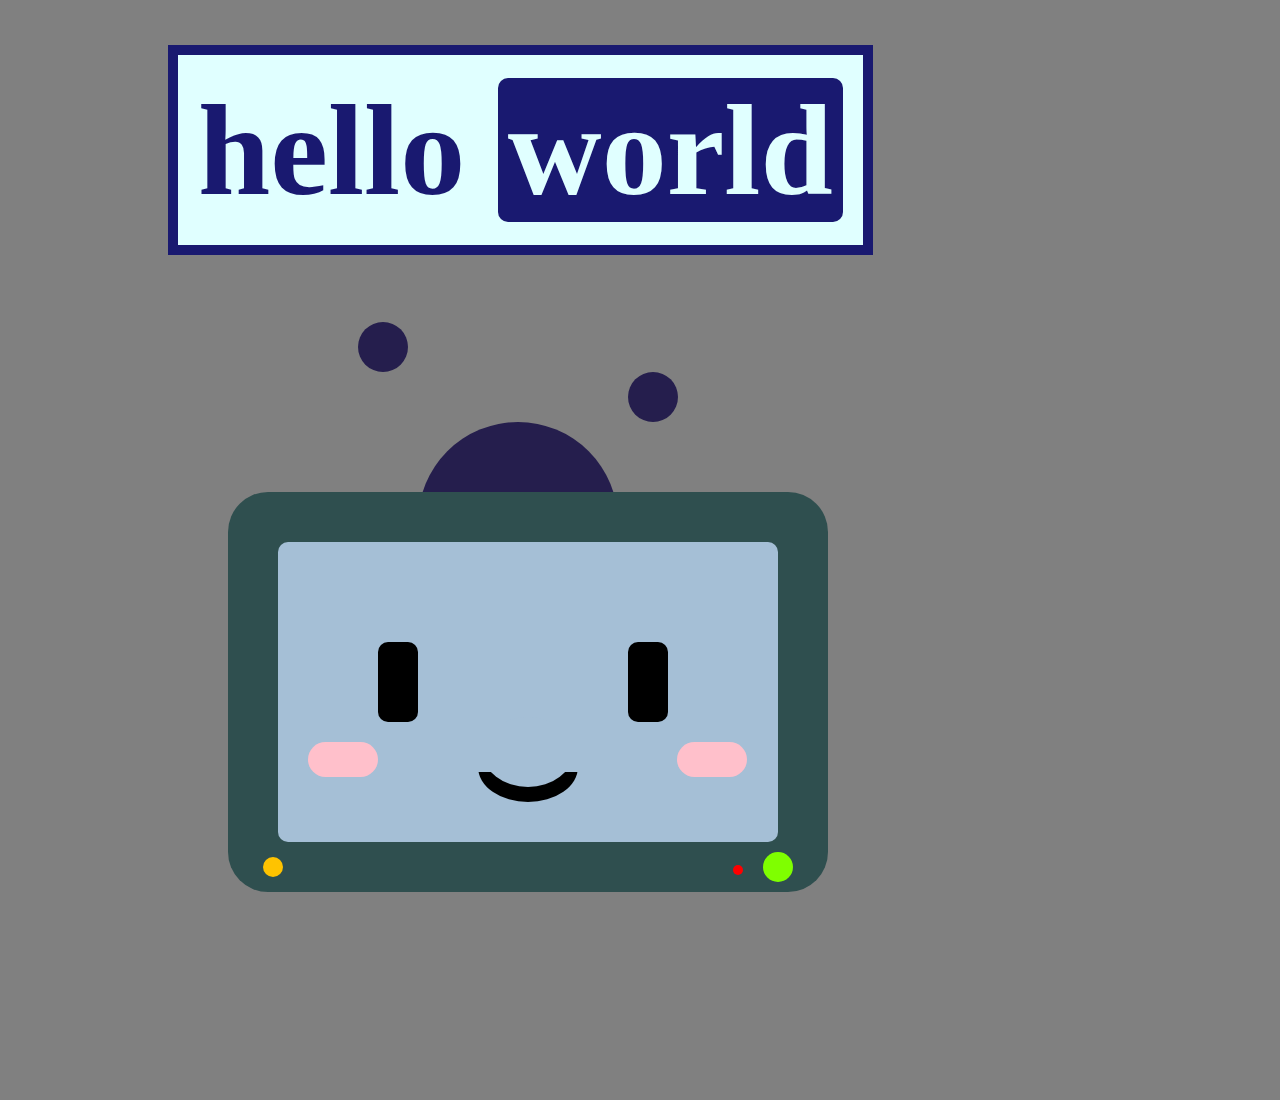
<file: public/messing around/oct.html>
<!DOCTYPE html>
<html lang="en">
<head>
    <meta charset="UTF-8">
    <meta name="viewport" content="width=device-width, initial-scale=1.0">
    <title>Vox if he ate</title>
    <link rel="stylesheet" href="./oct.css"/>
</head>

<body>
    

<!-- 
okay hoere's what I'll need to make the robo buddy

Rounded squares x 3
-1 for head
-1 for screen
-1 small one for shaping the mouth

12 circles
-2 eyes
-2 oval blushes
-1 small button to the left
-2 buttons to the right
-1 semi circle for antenna base (just hide full circle behind the big square)
-2 for antenna bobbles
-2 circles for mouth (one for the mouth, the other for shaping it)

don't know how to make lines yet, i mean it seems simple but 
how do I make them diagonal is the issue

I've been getting into pixel art lately. I like it.

-->

<div class="container">
    <h1>hello <span class="world">world</span></h1>
    <!--Robobuddy-->

    <div id="robobud">

    <div id="antenbase"></div> 
    <div class="antenbob" id="antenbobright"></div>
    <div class="antenbob" id="antenbobleft"></div>

    <div id="head">
        <div id="screen">
            <div class="eyes" id="lefteye"></div> 
            <div class="eyes" id="righteye"></div> 
            <div class="blush" id="rightblush"></div>
            <div class="blush" id="leftblush"></div>
            <div id="mouthSEEN"></div> 
            <div id="mouthBLEND"></div>
            <div id="mouthSQUARE"></div>
        </div>

        <div class="button" id="leftbutton"></div> 
        <div class="button" id="rightsmallbutton"></div>
        <div class="button" id="rightbigbutton"></div>
    </div>  

    </div>
</div>


</body>

</html>
</file>
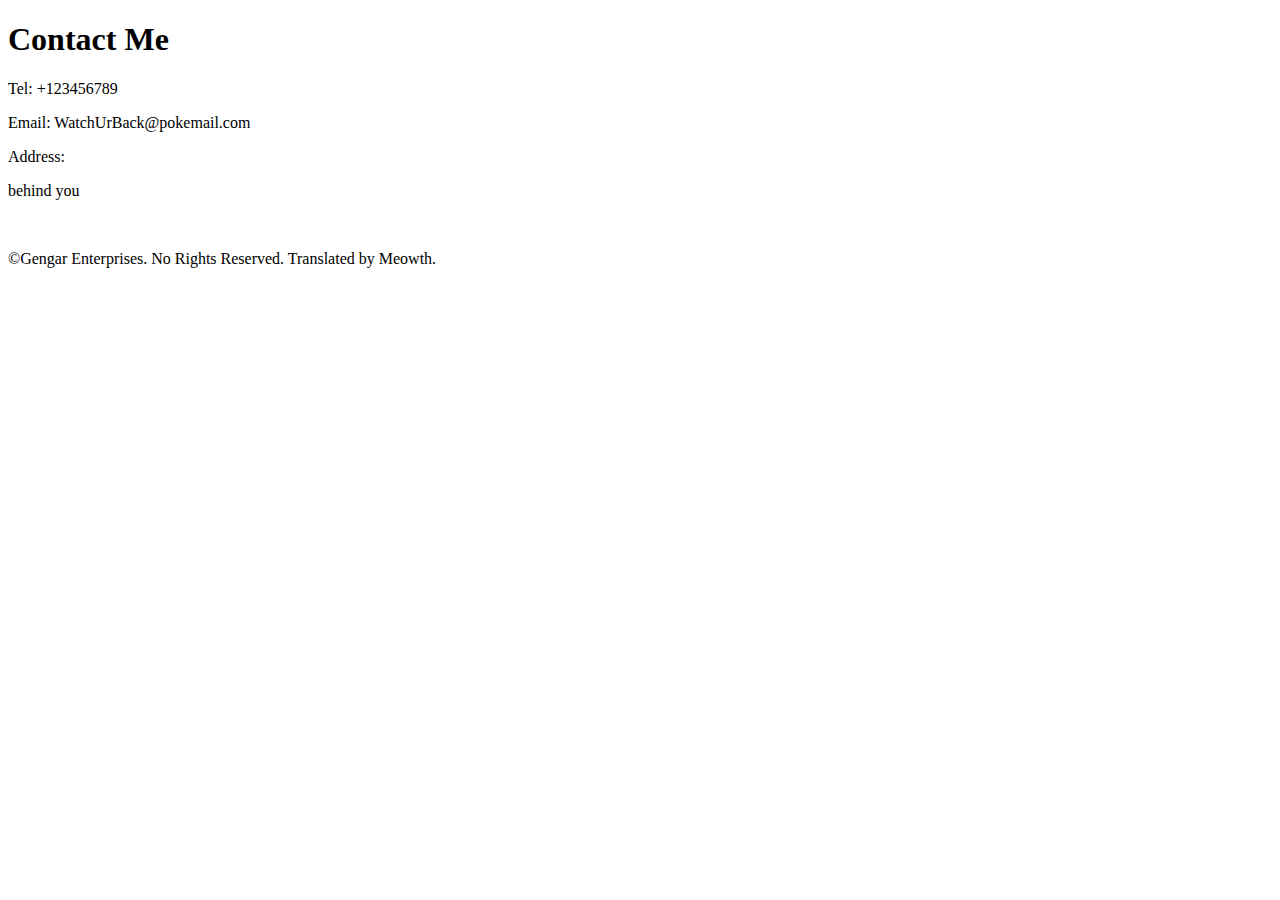
<file: public/Capstone Project 1/Public/contact.html>
<!DOCTYPE html>
<html lang="en">
<head>
    <meta charset="UTF-8">
    <meta name="viewport" content="width=device-width, initial-scale=1.0">
    <title>Document</title>
</head>
<body>
    
<h1>Contact Me</h1>
<p>Tel: +123456789</p>
<p>Email: WatchUrBack@pokemail.com</p>
<p>Address:</p>
<p>
  behind you<br />
  
</p>
<br />
    <footer>
        <p>©Gengar Enterprises. No Rights Reserved. Translated by Meowth.</p>
    </footer>
</body>
</html>
</file>
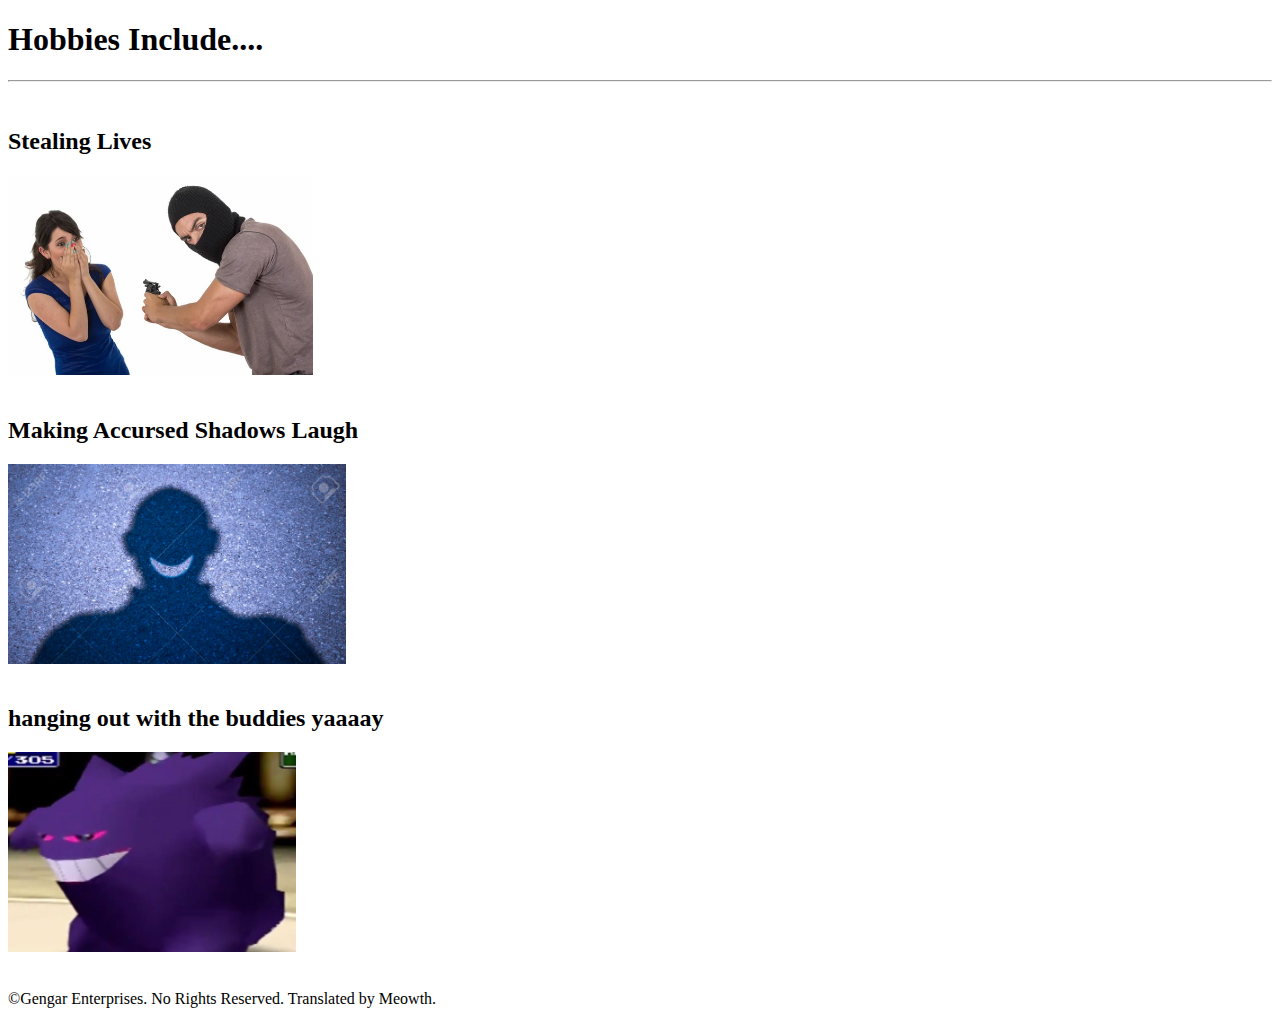
<file: public/Capstone Project 1/Public/hobby.html>
<!DOCTYPE html>
<html lang="en">
<head>
    <meta charset="UTF-8">
    <meta name="viewport" content="width=device-width, initial-scale=1.0">
    <title>Document</title>
</head>
<body>
    
<h1>Hobbies Include....</h1>
<hr />
<br />

<h2>Stealing Lives</h2>
<img src="../Assets/Images/hobby1.png" height="200" alt="placeholder" />
<br />
<br />

<h2>Making Accursed Shadows Laugh</h2>
<img src="../Assets/Images/hobby2.png" height="200" alt="placeholder" />
<br />
<br />

<h2>hanging out with the buddies yaaaay</h2>
<img src="../Assets/Images/hobby3.jpg" height="200" alt="placeholder" />
<br />
<br />
    <footer>
        <p>©Gengar Enterprises. No Rights Reserved. Translated by Meowth.</p>
    </footer>

</body>
</html>
</file>
<file: style.css>
html{
    background-color: black;
    font-size: 10px;
}
body{
    margin-bottom: 0px;
}
p{
    margin-top: 0px;
    text-align: center;
}

.flex-container{
    display: flex;
    justify-content: center;
    margin-top: 100px;
    margin-bottom: 300px;
}

.grid-item{
    display: flex;
    justify-content: center;
}

h1, h2, p, footer{
    color: #f9facd;
}
a{
    color:#b4eca3;
    font-weight: 500;
}
a:visited{
    color:#5ed8ce;
}
a:active{
    color: #9b203f;
}



/*Hero CSS*/

.grid-container-hero{
    display: grid;
    grid-template-columns: minmax(400px,800px);
    grid-template-rows: 170px 1fr 75px;
    gap: 10px;
    grid-auto-rows: 70px;
    grid-auto-columns: 1fr;
}
#title > img{
    height: 180px;
}

.grid-container-hero > #mimikyu > img{
    height: 200px;
    border-radius: 50%;
    border: 25px ridge #E85C0D;
}
.grid-container-hero > #arrow > img{
    height: 150px;
}

#hero-section{
    background-color: #000000;
    border: 30px double #FABC3F;
}

/*features CSS*/

.grid-container-features{
    display: grid;
    /*background-color: black;*/
    gap: 10px;
    grid-template: 95px 50px 200px 50px 200px 50px 150px / 250px 750px;
    grid-auto-rows: 1fr;
}
/*.grid-container-features > .grid-item{
    background-color: rgb(202, 164, 164);
}*/
.grid-container-showcase > .mitr-light > p{
    margin-left: 350px;
    margin-right: 350px;
}

.feature-title{
    grid-column: span 2;
}
.feature-img{
    grid-row: span 2;
    height: 210px;
}
.feature-img-title{
    height: 50px;
}
.feature-img-exp{
    height: 150px;
}
.feature-img, .feature-img-title, .feature-img-exp{
    justify-content: start;
}
.grid-container-features p{
    text-align: left;
}

.grid-container-features img{
    width: 250px;
}
#features-section{
    background-color: #000000;
    border: 30px double #E85C0D;
}


/*project showcase CSS*/

.grid-container-showcase{
    display: grid;
    gap: 30px;
    grid-template: 75px 170px 1fr / 1500px;
    grid-auto-rows: 1fr;
    grid-auto-columns: 1fr;
    /* background-color: black; */
    line-height: 32px;
}
/* .grid-container-showcase > .grid-item{
    background-color: rgb(202, 164, 164);
} */
.grid-container-showcase img{
    height: 230px;
    margin-top: 30px;
    border: double black 5px;
}
.flex-grid-item p{
    line-height: 20px;
}

.sc-flex-item{
    height: 450px;
    width: 380px;
    gap: 0px;
    background-color: #E85C0D;
    display: grid;
    grid-template: 1fr 110px 60px / 1fr;
    border-radius: 12px;
    border: 30px ridge #C7253E;
}
.sc-flex-item-kid{
    background-color: #E85C0D;
    border-radius: 12px;
}

.flex-grid-item{
    justify-content: space-between;
    height: 805px;
}
#sc-item-2{
    align-self: end;
}
#sc-container{
    margin-bottom: 130px;
}
#project-showcase-section{
    background-color: #000000;
    border: 30px double #C7253E;
}

/*about me CSS // this is literally just going to be the showcase css and html but with items 1 and 3 on the bottom instead of item 2 // 
also had to fix the section cause it went all bonkers and was overlapping w/ the contact me section bcs it's height was WAY smaller than it was supposed to be for some reason*/
#sc-item-4, #sc-item-6{
    align-self: end;
}
#about-me-container{
    margin-top: 50px;
}
#about-me-section{
    height: 1110px;
}
#about-me-section{
    background-color: #000000;
    border: 30px double #821131;
}
#ab-me-item-4{
    font-size: 1.5rem;
    color: #fab291;
    display: inline-block;
    margin-top: 18px;
}

/*contact me CSS*/
.grid-container-contact{
    display: grid;
    gap: 10px;
    /* background-color: black; */
    grid-template: 100px 40px 40px 60px / 200px;
}
.contact-info{
    /* background-color: rgb(202, 164, 164); */
    justify-content: start;
}
#flex-contact{
    margin-bottom: 0px;
    margin-top: 0px;
    margin-left: 50px;
    justify-content: start;
    
}
.grid-container-contact footer{
    align-self: end;
}
#contact-me-section{
    background-color: black;
}


/*font stuff*/
.jersey-20-regular {
    font-family: "Jersey 20", sans-serif;
    font-weight: 400;
    font-style: normal;
}
.mitr-extralight {
    font-family: "Mitr", sans-serif;
    font-weight: 200;
    font-style: normal;
}
.mitr-light {
    font-family: "Mitr", sans-serif;
    font-weight: 300;
    font-style: normal;
}
.mitr-regular {
    font-family: "Mitr", sans-serif;
    font-weight: 400;
    font-style: normal;
}
.mitr-medium {
    font-family: "Mitr", sans-serif;
    font-weight: 500;
    font-style: normal;
}
.mitr-semibold {
    font-family: "Mitr", sans-serif;
    font-weight: 600;
    font-style: normal;
}
.mitr-bold {
    font-family: "Mitr", sans-serif;
    font-weight: 700;
    font-style: normal;
}
  

/*media query area*/

/*lg*/
@media (min-width: 992px) and (max-width: 1600px){
    /*feature css*/
    .grid-container-features{
        display: grid;
        gap: 10px;
        grid-template: 95px 50px 200px 50px 200px 50px 150px / 250px 500px;
        grid-auto-rows: 1fr;
    }
    /*showcase css*/
    .flex-grid-item{
        justify-content: space-between;
        flex-direction:column;
        align-items: center;
        height: 805px;
    }
    #sc-item-2{
        align-self: center;
    }
    .flex-grid-item{
        justify-content: space-between;
        height: 1495px;
    }
    .sc-flex-item{
        height: 450px;
        width: 380px;
        gap: 0px;
        background-color: #E85C0D;
        display: grid;
        grid-template: 1fr 110px 60px / 1fr;
        border-radius: 12px;
        border: 30px ridge #C7253E;
        margin-top:40px;
    }
    .grid-container-showcase > .mitr-light > p{
        margin-left: 350px;
        margin-right: 350px;
    }
    #project-showcase-section{
        height: 2090px;
    }
    /*about me css*/
    #sc-item-4, #sc-item-6{
        align-self: center;
    }
    #about-me-section .flex-grid-item{
        height: 1590px;
    }
    #about-me-section{
        height: 1800px;
    }
}

/*md*/
@media (min-width: 682px) and (max-width: 991px){
    /*feature css*/
    .grid-container-features{
        display: grid;
        gap: 10px;
        grid-template: 95px 50px 200px 50px 200px 50px 150px / 250px 300px;
        grid-auto-rows: 1fr;
    }
    /*showcase css*/
    .grid-container-showcase{
        display: grid;
        gap: 30px;
        grid-template: 75px 200px 1fr / 650px;
        grid-auto-rows: 1fr;
        grid-auto-columns: 1fr;
        /* background-color: black; */
        line-height: 32px;
    }
    
    .flex-grid-item{
        justify-content: space-between;
        flex-direction:column;
        align-items: center;
        height: 805px;
    }
    #sc-item-2{
        align-self: center;
    }
    .flex-grid-item{
        justify-content: space-between;
        height: 1495px;
    }
    .sc-flex-item{
        height: 450px;
        width: 380px;
        gap: 0px;
        background-color: #E85C0D;
        display: grid;
        grid-template: 1fr 110px 60px / 1fr;
        border-radius: 12px;
        border: 30px ridge #C7253E;
        margin-top:40px;
    }
    .grid-container-showcase > .mitr-light > p{
        margin-left: 50px;
        margin-right: 50px;
    }
    #project-showcase-section{
        height: 2090px;
    }
    /*about me css*/
    #sc-item-4, #sc-item-6{
        align-self: center;
    }
    #about-me-section .flex-grid-item{
        height: 1590px;
    }
    #about-me-section{
        height: 1800px;
    }
}

/*sm*/
@media (min-width: 472px) and (max-width: 681px){
        /*feature css*/
    .grid-container-features{
        display: grid;
        gap: 10px;
        grid-template: 110px 1fr 50px 170px 1fr 50px 170px 1fr 50px 170px / 300px;
        grid-auto-rows: 1fr;
    }
    .feature-title{
        grid-column: span 1;
    }
    .feature-img{
        grid-row: span 1;
        height: 210px;
    }
    .feature-img-title{
        height: 50px;
    }
    .feature-img-exp{
        height: 150px;
    }
    .feature-img, .feature-img-title, .feature-img-exp{
        justify-content: start;
    }
    .grid-container-features p{
        text-align: left;
    }
    
    .grid-container-features img{
        width: 250px;
    }
    /*showcase css*/
    .grid-container-showcase{
        display: grid;
        gap: 30px;
        grid-template: 75px 260px 1fr / 650px;
        grid-auto-rows: 1fr;
        grid-auto-columns: 1fr;
        /* background-color: black; */
        line-height: 32px;
    }
    
    .flex-grid-item{
        justify-content: space-between;
        flex-direction:column;
        align-items: center;
        height: 805px;
    }
    #sc-item-2{
        align-self: center;
    }
    .flex-grid-item{
        justify-content: space-between;
        height: 1495px;
    }
    .sc-flex-item{
        height: 450px;
        width: 320px;
        gap: 0px;
        background-color: #E85C0D;
        display: grid;
        grid-template: 1fr 140px 60px / 1fr;
        border-radius: 12px;
        border: 30px ridge #C7253E;
        margin-top:40px;
    }
    .sc-flex-item img{
        height: 200px;
    }
    .grid-container-showcase > .mitr-light > p{
        margin-left: 150px;
        margin-right: 150px;
    }
    #project-showcase-section{
        height: 2160px;
    }
    /*about me css*/
    #sc-item-4, #sc-item-6{
        align-self: center;
    }
    #about-me-section .flex-grid-item{
        height: 1590px;
    }
    #about-me-section{
        height: 1800px;
    }
}

/*x-sm*/
@media (max-width: 471px){
    /*hero*/
    .grid-container-hero{
        display: grid;
        grid-template-columns: minmax(250px,800px);
        grid-template-rows: 120px 1fr 25px;
        gap: 10px;
        grid-auto-rows: 70px;
        grid-auto-columns: 1fr;
    }
    .grid-container-hero h1{
        font-size: 5rem;
    }
    #title > img{
        height: 115px;
    }
    .grid-container-hero p{
        font-size: 1.5rem;
    }
    .grid-container-hero > #mimikyu > img{
        height: 100px;
        border-radius: 50%;
        border: 20px ridge #E85C0D;
    }
    .grid-container-hero > #arrow > img{
        height: 90px;
    }
    /*feature css*/
    .grid-container-features{
        display: grid;
        gap: 10px;
        grid-template: 110px 1fr 50px 170px 1fr 50px 170px 1fr 50px 170px / 230px;
        grid-auto-rows: 1fr;
    }
    .grid-container-features > .mitr-medium > p{
        font-size: 2rem;
    }
    .grid-container-features > .mitr-regular > p{
        font-size: 1.4rem;
    }
    .feature-title{
        grid-column: span 1;
    }
    .feature-img{
        grid-row: span 1;
        height: 200px;
    }
    .feature-img-title{
        height: 50px;
    }
    .feature-img-exp{
        height: 150px;
    }
    .feature-img, .feature-img-title, .feature-img-exp{
        justify-content: start;
    }
    .grid-container-features p{
        text-align: left;
    }
    #features-section{
        height: 1550px;
    }

    
    /*showcase css*/
    .grid-container-showcase{
        display: grid;
        gap: 30px;
        grid-template: 75px 220px 1fr / 600px;
        grid-auto-rows: 1fr;
        grid-auto-columns: 1fr;
        /* background-color: black; */
        line-height: 32px;
    }

    .flex-grid-item{
        justify-content: space-between;
        flex-direction:column;
        align-items: center;
    }
    #sc-item-2{
        align-self: center;
    }
    .flex-grid-item{
        justify-content: space-between;
        height: 1200px;
    }
    .sc-flex-item{
        height: 330px;
        width: 220px;
        gap: 0px;
        background-color: #E85C0D;
        display: grid;
        grid-template: 1fr 120px 30px / 1fr;
        border-radius: 12px;
        border: 25px ridge #C7253E;
        margin-top:40px;
    }
    .sc-flex-item img{
        height: 130px;
    }
    .sc-flex-item a{
        font-size: 1.2rem;
    }
    .sc-flex-item > .mitr-medium > p{
        font-size: 1.3rem;
    }
    .grid-container-showcase > .mitr-light > p{
        margin-left: 170px;
        margin-right: 170px;
        font-size: 1.4rem;
    }
    .scfik-won > p{
        margin-bottom: 0px;
        height: 120px;
    }
    .flex-grid-item{
        width: 600px;
    }
    /*about me css*/
    #sc-item-4, #sc-item-6{
        align-self: center;
        height: 330px;
        width: 220px;
        gap: 0px;
        background-color: #E85C0D;
        display: grid;
        grid-template: 1fr 120px 50px / 1fr;
        border-radius: 12px;
        border: 25px ridge #C7253E;
        margin-top:40px;
    }
    #about-me-section .flex-grid-item{
        height: 1200px;
    }
    #about-me-section{
        height: 1500px;
    }
    #ab-me-item-4{
        font-size: 1rem;
        color: #fab291;
        display: inline-block;
        line-height: 12px;
        margin-top: 0px;
    }
}




/*so the body of the html automatically comes with margin, isn't that interesting. you can also check how wide the body of the website is by inspecting it*/
</file>
<file: public/11.3 TinDog Project/css/style.css>
.gradient-background {
  background: linear-gradient(300deg, #00bfff, #ff4c68, #ef8172);
  background-size: 180% 180%;
  animation: gradient-animation 18s ease infinite;
}

@keyframes gradient-animation {
  0% {
    background-position: 0% 50%;
  }
  50% {
    background-position: 100% 50%;
  }
  100% {
    background-position: 0% 50%;
  }
}

.icon-square {
  width: 3rem;
  height: 3rem;
  border-radius: 0.75rem;
}

.profile-img {
  height: 100px;
  border-radius: 50%;
}
</file>
<file: public/11.3 TinDog Project/css/solution.css>
.gradient-background {
  background: linear-gradient(300deg, #00bfff, #ff4c68, #ef8172);
  background-size: 180% 180%;
  animation: gradient-animation 18s ease infinite;
}

@keyframes gradient-animation {
  0% {
    background-position: 0% 50%;
  }
  50% {
    background-position: 100% 50%;
  }
  100% {
    background-position: 0% 50%;
  }
}

.icon-square {
  width: 3rem;
  height: 3rem;
  border-radius: 0.75rem;
}

.profile-img {
  border-radius: 50%;
  height: 100px;
}
</file>
<file: public/messing around/oct.css>
html{
    background-color: gray;
}


h1{
    color: #191970;
    background-color: #E0FFFF;
    display: inline-block;
    padding: 20px;
    border: 10px solid #191970;
    font-size: 130px;
    position: relative;
    top: -50px;
    left: 160px;
}

.world{
    color: #E0FFFF;
    background-color: #191970;
    border-radius: 10px;
    padding: 0px 10px;
}


/* gonna make a little robot, below this is all the css for robo buddy*/

#head{
    height: 400px;
    width: 600px;
    background-color: darkslategray;
    position: relative;
    top: 100px;
    left: 200px;
    border-radius: 40px;
}

#screen{
    height:300px;
    width:500px;
    background-color: #a5bfd6;
    position: relative;
    top: 50px;
    left: 50px;
    border-radius: 10px;
}

.eyes{
    height: 80px;
    width: 40px;
    background-color: black;
    position: absolute;
    top: 100px;
    left: 100px;
    border-radius: 10px;
}

#righteye{
    margin-left: 250px;
}

.blush{
    height:35px;
    width:70px;
    background-color: pink;
    position: absolute;
    top: 200px;
    left: 30px;
    border-radius: 20px;
}

#rightblush{
    margin-left: 369px;
}

#mouthSEEN{
    height:70px;
    width:100px;
    background-color: black;
    position: absolute;
    top: 190px;
    left: 200px;
    border-radius: 50%;
}

#mouthBLEND{
    height:70px;
    width:90px;
    background-color: #a5bfd6;
    position: absolute;
    top: 175px;
    left: 205px;
    border-radius: 50%;
}

#mouthSQUARE{
    height:50px;
    width:130px;
    background-color: #a5bfd6;
    position: absolute;
    top: 180px;
    left: 185px;
}

.button{
    height:20px;
    width:20px;
    background-color: #FFC300;
    position: absolute;
    top: 365px;
    left: 35px;
    border-radius: 50%;
}

#rightsmallbutton{
    height:10px;
    width:10px;
    margin-top: 8px;
    margin-left: 470px;
    background-color: red;
}

#rightbigbutton{
    height:30px;
    width:30px;
    margin-top: -5px;
    margin-left: 500px;
    background-color: #7FFF00;
}

#antenbase{
    height:200px;
    width:200px;
    background-color: rgb(37, 30, 77);
    position: relative;
    top: 330px;
    left: 390px;
    border-radius: 50%;
    z-index: -2;
}

.antenbob{
    height:50px;
    width:50px;
    background-color: rgb(37, 30, 77);
    position: relative;
    top: 30px;
    left: 330px;
    border-radius: 50%;
}

#antenbobleft{
    margin-left: 270px;
}

#robobud{
    position:relative;
    top: -300px;
    left: 20px;
}
</file>
